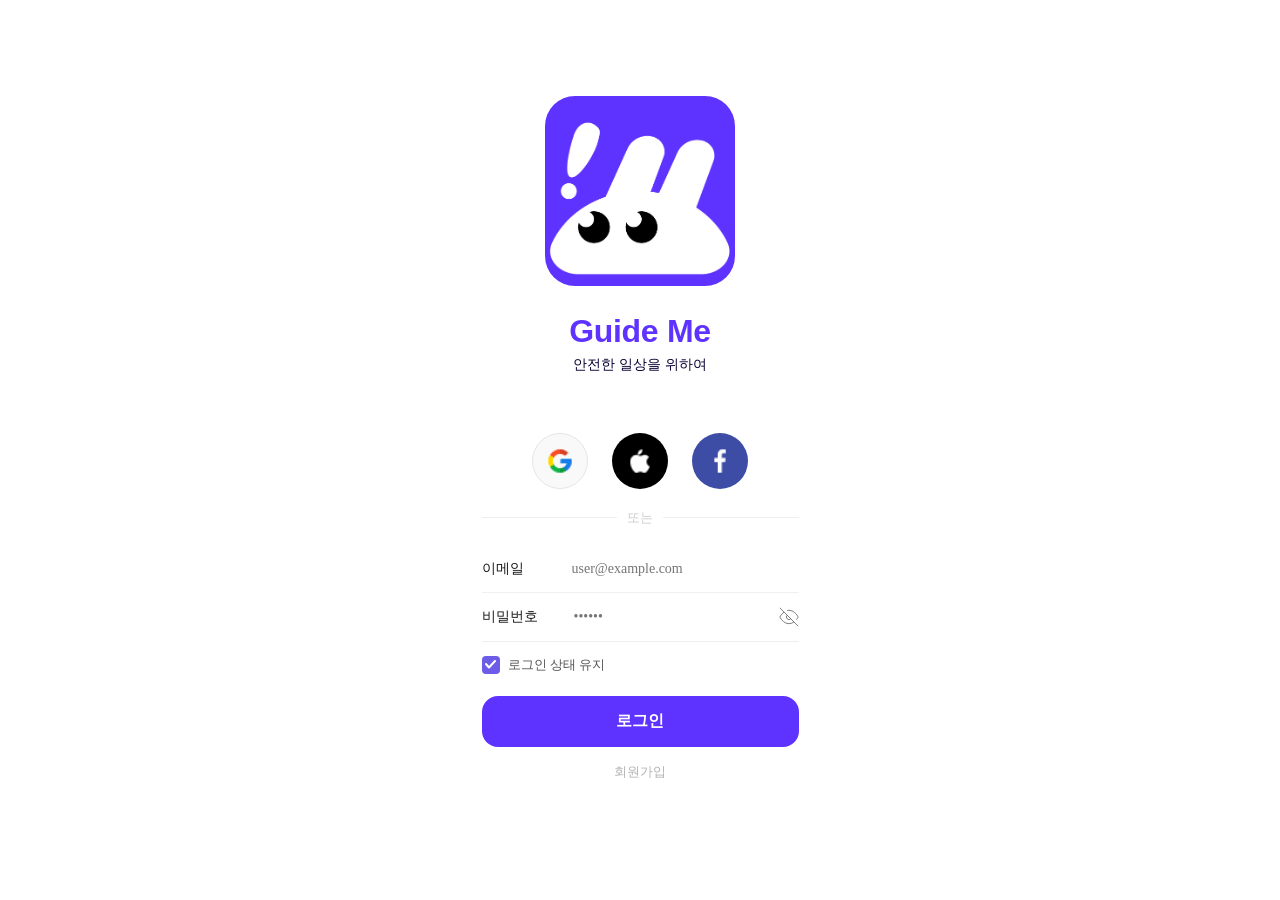
<file: index.html>
<!doctype html>
<html lang="ko">
  <head>
    <meta charset="UTF-8" />
    <meta name="viewport" content="width=device-width, initial-scale=1.0" />
    <title>GUIDE ME APP</title>

    <link rel="stylesheet" href="css/style.css" />
    <script src="js/script.js" defer></script>
  </head>

  <body>
    <div class="layout">
      <div class="container">
        <!-- 로고 섹션 -->
        <div class="logo">
          <div class="logo-wrap">
            <img src="assets/icons/rabbit.png" alt="guideme 로고" />
          </div>
          <div class="text">
            <h1 class="logo-name">Guide Me</h1>
            <p class="logo-sub">안전한 일상을 위하여</p>
          </div>
        </div>

        <!-- 소셜 로그인 섹션 -->
        <div class="social-row">
          <button class="social-btn google">
            <img src="assets/icons/google.png" alt="Google" />
          </button>

          <button class="social-btn apple">
            <img src="assets/icons/apple.png" alt="Apple" />
          </button>

          <button class="social-btn facebook">
            <img src="assets/icons/facebook.png" alt="Facebook" />
          </button>
        </div>

        <div class="divider">또는</div>

        <div class="field-group">
          <div class="field">
            <span class="field-input">이메일</span>
            <input
              class="field-email"
              type="email"
              placeholder="user@example.com"
            />
          </div>

          <div class="field">
            <span class="field-label"> 비밀번호 </span>
            <input
              class="field-pw"
              type="password"
              placeholder="••••••"
              id="pw"
            />
            <button class="eye-btn" onclick="togglePw()">
              <svg
                id="eye-icon"
                width="20"
                height="20"
                viewBox="0 0 24 24"
                fill="none"
                stroke="currentColor"
                stroke-width="1"
              >
                <path
                  d="M17.94 17.94A10.07 10.07 0 0 1 12 20c-7 0-11-8-11-8
                 a18.45 18.45 0 0 1 5.06-5.94M9.9 4.24A9.12 9.12 0 0 1
                 12 4c7 0 11 8 11 8a18.5 18.5 0 0 1-2.16 3.19
                 m-6.72-1.07a3 3 0 1 1-4.24-4.24"
                />
                <line x1="1" y1="1" x2="23" y2="23" />
              </svg>
            </button>
          </div>
        </div>

        <div class="check-row">
          <div class="check-box" id="chk" onclick="toggleCheck()">
            <svg width="11" height="9" viewBox="0 0 11 9" fill="none">
              <path
                d="M1 4L4 7.5L10 1"
                stroke="white"
                stroke-width="2"
                stroke-linecap="round"
                stroke-linejoin="round"
              />
            </svg>
          </div>
          <span class="check-label">로그인 상태 유지</span>
        </div>

        <button class="login-btn" onclick="window.location.href = 'home.html'">
          로그인
        </button>
        <a class="find-link" onclick="window.location.href = 'firstlogin.html'"
          >회원가입</a
        >

        <footer class="footer"></footer>
      </div>
    </div>
  </body>
</html>
</file>
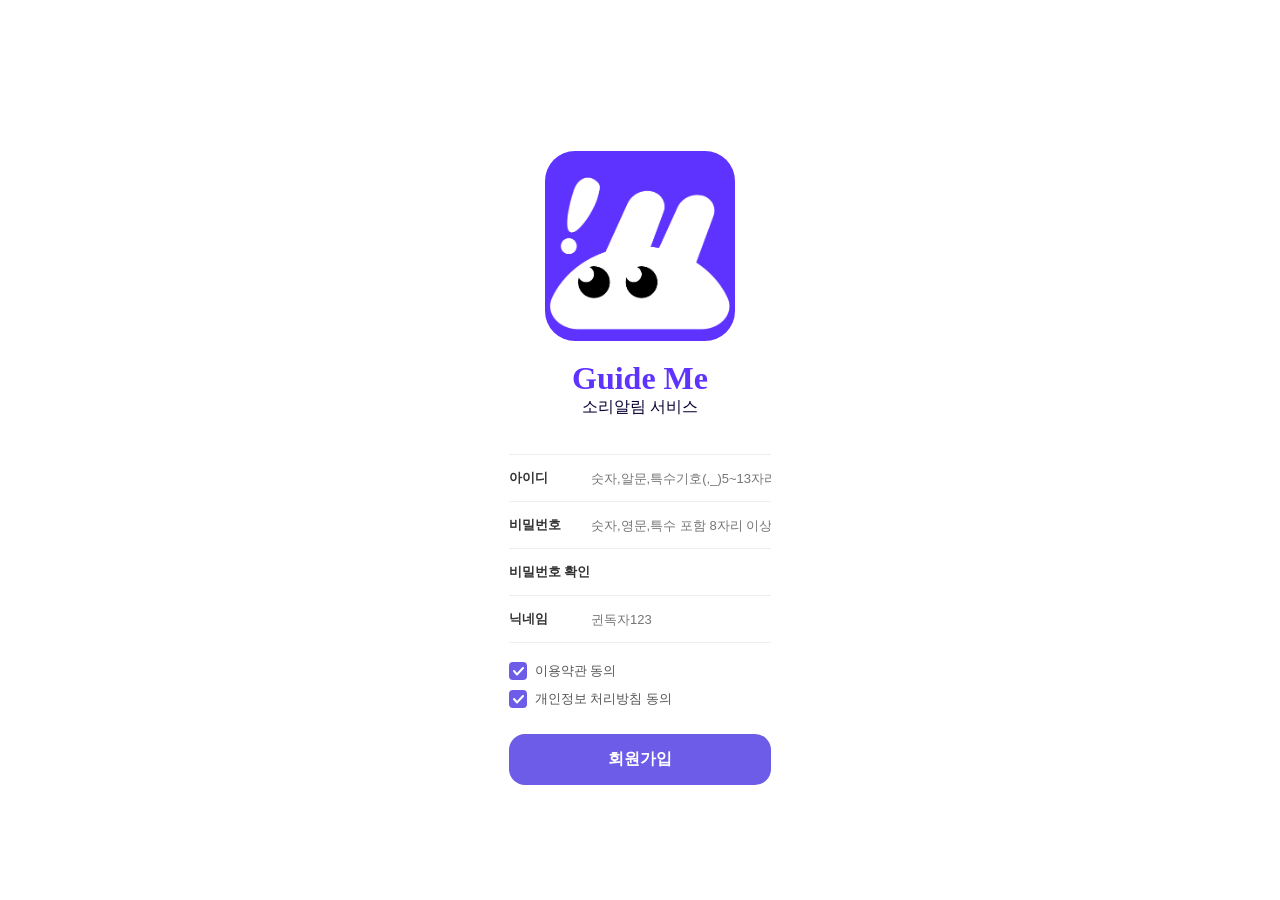
<file: firstlogin.html>
<!doctype html>
<html lang="ko">
  <head>
    <meta charset="UTF-8" />
    <meta name="viewport" content="width=device-width, initial-scale=1.0" />
    <title>회원가입</title>

    <link rel="stylesheet" href="css/firstlogin.css" />
    <link rel="stylesheet" href="js/script.js" />
  </head>
  <body>
    <div class="layout">
      <div class="container">
        <!-- 로고 섹션 -->
        <div class="logo">
          <div class="logo-wrap">
            <img src="assets/icons/rabbit.png" alt="guideme 로고" />
          </div>
          <div class="text">
            <h1 class="logo-name">Guide Me</h1>
            <p class="logo-sub">소리알림 서비스</p>
          </div>
        </div>

        <!-- 입력 폼 -->
        <div class="field-group">
          <div class="field">
            <span class="field-label">아이디</span>
            <input
              class="field-input"
              type="text"
              placeholder="숫자,알문,특수기호(,_)5~13자리"
            />
          </div>

          <div class="field">
            <span class="field-label">비밀번호</span>
            <input
              class="field-input"
              type="password"
              placeholder="숫자,영문,특수 포함 8자리 이상"
            />
          </div>

          <div class="field">
            <span class="field-label">비밀번호 확인</span>
            <input class="field-input" type="password" placeholder="" />
          </div>

          <div class="field">
            <span class="field-label">닉네임</span>
            <input class="field-input" type="text" placeholder="귄독자123" />
          </div>
        </div>

        <!-- 약관 동의 -->
        <div class="agree-group">
          <div class="agree-row">
            <div class="check-box checked">
              <svg width="11" height="9" viewBox="0 0 11 9" fill="none">
                <path
                  d="M1 4L4 7.5L10 1"
                  stroke="white"
                  stroke-width="2"
                  stroke-linecap="round"
                  stroke-linejoin="round"
                />
              </svg>
            </div>
            <span class="agree-label">이용약관 동의</span>
          </div>

          <div class="agree-row">
            <div class="check-box checked">
              <svg width="11" height="9" viewBox="0 0 11 9" fill="none">
                <path
                  d="M1 4L4 7.5L10 1"
                  stroke="white"
                  stroke-width="2"
                  stroke-linecap="round"
                  stroke-linejoin="round"
                />
              </svg>
            </div>
            <span class="agree-label">개인정보 처리방침 동의</span>
          </div>
        </div>

        <!-- 회원가입 버튼 -->
        <button class="submit-btn" onclick="window.location.href = 'home.html'">
          회원가입
        </button>
      </div>
    </div>
  </body>
</html>
</file>
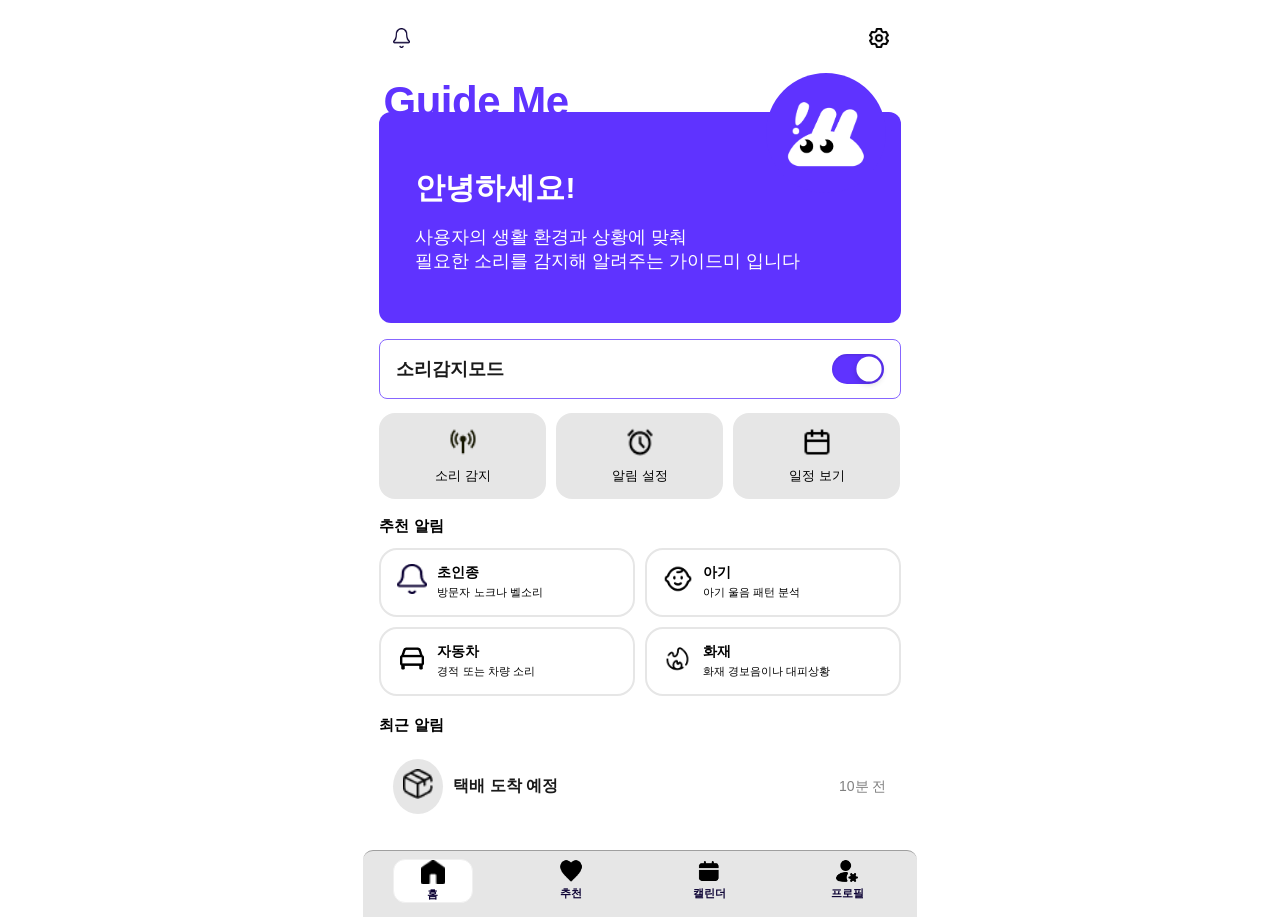
<file: home.html>
<!doctype html>
<html lang="ko">
  <head>
    <meta charset="UTF-8" />
    <meta name="viewport" content="width=device-width, initial-scale=1.0" />
    <title>home</title>
    <link
      href="https://fonts.googleapis.com/css2?family=Noto+Sans+KR:wght@400;500;700;900&display=swap"
      rel="stylesheet"
    />
    <link rel="stylesheet" href="css/home.css" />
    <script src="js/script.js"></script>
  </head>
  <body>
    <div class="container">
      <!-- 헤더 -->
      <div class="header">
        <button class="bell" title="알림">
          <img src="assets/icons/bell.png" alt="종 버튼" />
        </button>
        <button class="setting" title="설정">
          <img src="assets/icons/setting.png" alt="설정 버튼" />
        </button>
      </div>
      <span class="app-title">Guide Me</span>
      <!-- 스크롤 콘텐츠 -->
      <div class="scroll">
        <!-- ───── 홈 페이지 ───── -->
        <div class="page active" id="page-home">
          <!-- 배너 -->
          <div class="banner">
            <div class="banner-top">
              <div class="banner-text">
                <h2>안녕하세요!</h2>
                <p>
                  사용자의 생활 환경과 상황에 맞춰<br />필요한 소리를 감지해
                  알려주는 가이드미 입니다
                </p>
              </div>
              <span class="mascot"
                ><img src="assets/icons/rabbit.png" alt="로고 토끼"
              /></span>
            </div>
          </div>

          <!-- 소리감지모드 카드 -->
          <div class="toggle-card">
            <span class="toggle-label">소리감지모드</span>
            <label class="toggle-wrap">
              <input
                type="checkbox"
                class="toggle-input"
                id="soundToggle"
                checked
              />
              <span class="toggle-track"></span>
            </label>
          </div>

          <!-- 빠른 기능 버튼 -->
          <div class="quick-actions">
            <button class="quick-btn">
              <span class="icon"
                ><img src="assets/icons/sensor.png" alt="감지"
              /></span>
              <span class="lbl">소리 감지</span>
            </button>
            <button class="quick-btn">
              <span class="icon"
                ><img src="assets/icons/alarm.png" alt="알림"
              /></span>
              <span class="lbl">알림 설정</span>
            </button>
            <button class="quick-btn">
              <span class="icon"
                ><img src="assets/icons/calender.png" alt="일정"
              /></span>
              <span class="lbl">일정 보기</span>
            </button>
          </div>

          <!-- 추천 알림 -->
          <p class="section-title">추천 알림</p>
          <div class="alert-grid">
            <div class="alert-card" onclick="toggleCard(this)">
              <span class="icon"
                ><img src="assets/icons/bell.png" alt=""
              /></span>
              <div>
                <p class="name">초인종</p>
                <p class="desc">방문자 노크나 벨소리</p>
              </div>
            </div>
            <div class="alert-card" onclick="toggleCard(this)">
              <span class="icon"
                ><img src="assets/icons/baby.png" alt="아기"
              /></span>
              <div>
                <p class="name">아기</p>
                <p class="desc">아기 울음 패턴 분석</p>
              </div>
            </div>
            <div class="alert-card" onclick="toggleCard(this)">
              <span class="icon"
                ><img src="assets/icons/car.png" alt="차"
              /></span>
              <div>
                <p class="name">자동차</p>
                <p class="desc">경적 또는 차량 소리</p>
              </div>
            </div>
            <div class="alert-card" onclick="toggleCard(this)">
              <span class="icon"
                ><img src="assets/icons/fire.png" alt="불"
              /></span>
              <div>
                <p class="name">화재</p>
                <p class="desc">화재 경보음이나 대피상황</p>
              </div>
            </div>
          </div>

          <!-- 최근 알림 -->
          <p class="section-title">최근 알림</p>
          <div class="recent-list">
            <div class="recent-item">
              <span class="icon"
                ><img src="assets/icons/box.png" alt="택배"
              /></span>
              <span class="lbl">택배 도착 예정</span>
              <span class="time">10분 전</span>
            </div>
          </div>
        </div>
        <!-- /page-home -->
      </div>
      <!-- /scroll -->

      <!-- 하단 탭바 -->
      <nav class="bottom-nav">
        <button
          class="nav-btn active"
          onclick="window.location.href = 'home.html'"
        >
          <span class="icon"><img src="assets/icons/home.png" alt="홈" /></span>
          <span class="lbl">홈</span>
        </button>
        <button
          class="nav-btn"
          onclick="window.location.href = 'recommendation.html'"
        >
          <span class="icon"
            ><img src="assets/icons/heart.png" alt="추천"
          /></span>
          <span class="lbl">추천</span>
        </button>
        <button
          class="nav-btn"
          onclick="window.location.href = 'itinerary.html'"
        >
          <span class="icon"
            ><img src="assets/icons/fillcalender.png" alt="캘린더"
          /></span>
          <span class="lbl">캘린더</span>
        </button>
        <button class="nav-btn" onclick="window.location.href = 'profile.html'">
          <span class="icon"
            ><img src="assets/icons/profill.png" alt="프로필"
          /></span>
          <span class="lbl">프로필</span>
        </button>
      </nav>
    </div>
  </body>
</html>
</file>
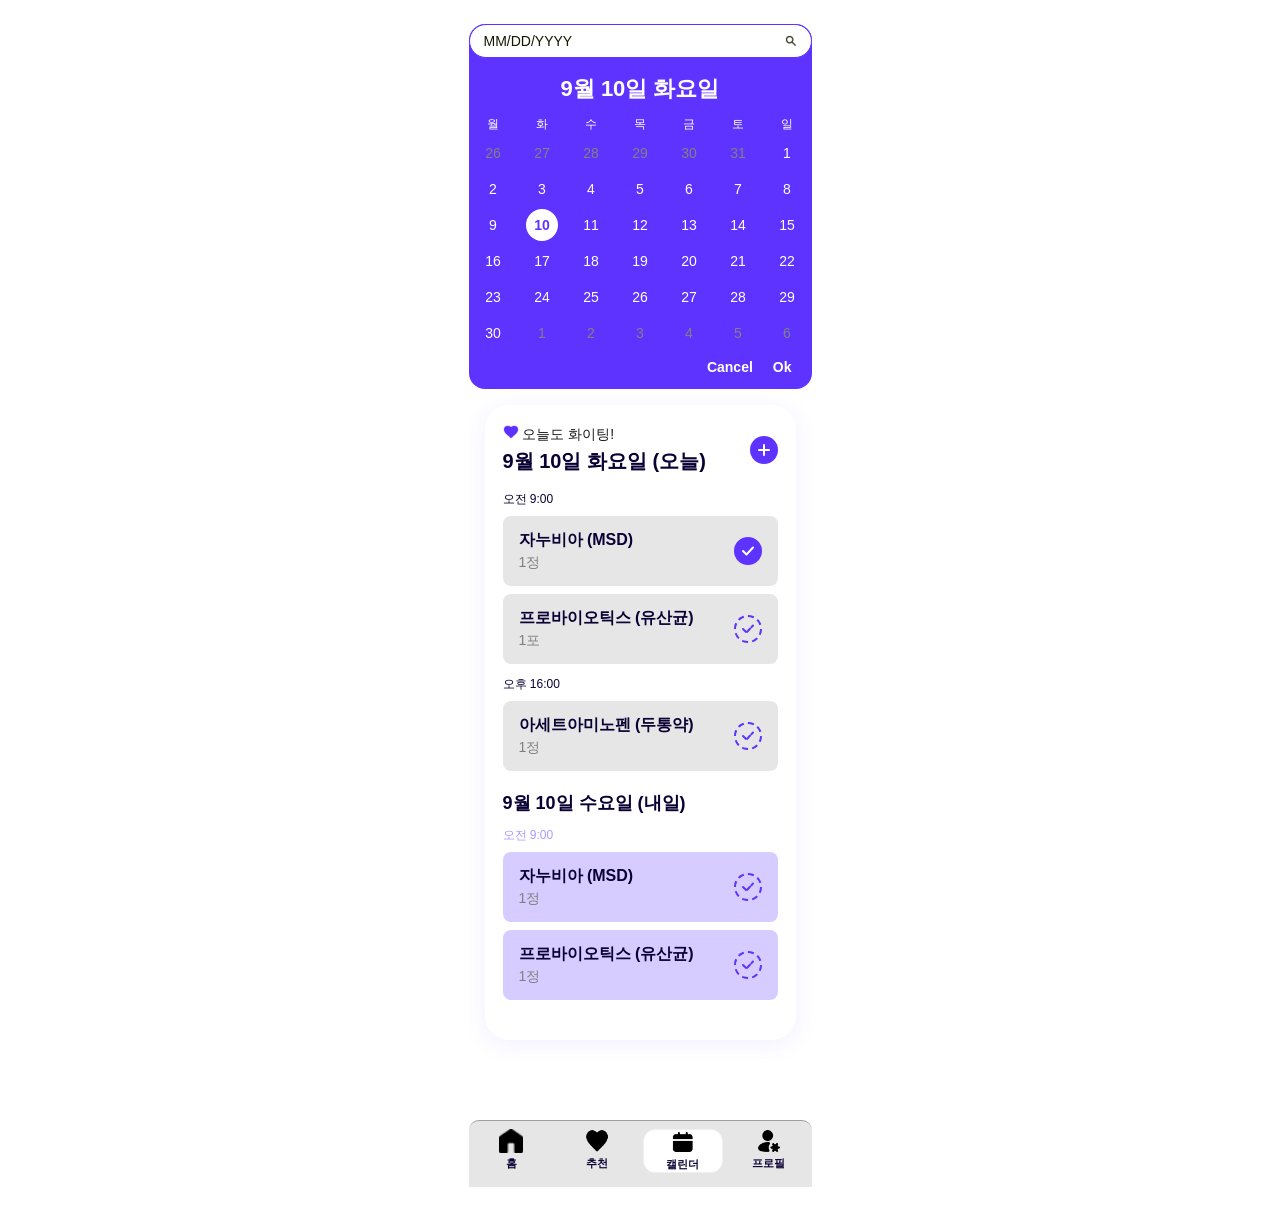
<file: itinerary.html>
<!doctype html>
<html lang="ko">
  <head>
    <meta charset="UTF-8" />
    <meta name="viewport" content="width=device-width, initial-scale=1.0" />
    <title>ltinerary 일정</title>

    <link rel="stylesheet" href="css/itinerary.css" />
  </head>

  <body>
    <div class="wrap">
      <!-- 달력 섹션 -->
      <div class="cal">
        <!-- 검색바 -->
        <div class="search-bar">
          <input type="text" placeholder="MM/DD/YYYY" class="search-input" />
          <button class="search-btn" aria-label="검색">
            <img src="assets/icons/search.png" alt="돋보기 아이콘" />
          </button>
        </div>

        <!-- 월 타이틀 -->
        <div class="cal-title" id="cal-title">9월 10일 화요일</div>

        <!-- 요일 헤더 -->
        <div class="cal-grid">
          <div class="day-name">월</div>
          <div class="day-name">화</div>
          <div class="day-name">수</div>
          <div class="day-name">목</div>
          <div class="day-name">금</div>
          <div class="day-name">토</div>
          <div class="day-name">일</div>
          <!-- 날짜 -->
          <div id="cal-days"></div>
        </div>

        <!-- Cancel / Ok -->
        <div class="cal-actions">
          <button class="action-btn cancel">Cancel</button>
          <button class="action-btn ok">Ok</button>
        </div>
      </div>

      <!-- 일정 리스트 섹션 -->
      <div class="list-section">
        <div class="list-card">
          <div class="card">
            <!-- 오늘 헤더 -->
            <div class="header">
              <div class="header-left">
                <div class="greeting">
                  <img src="assets/icons/heart.png" alt="하트" /> 오늘도 화이팅!
                </div>
                <div class="date">9월 10일 화요일 (오늘)</div>
              </div>
              <button class="add-btn" aria-label="일정 추가">
                <svg width="16" height="16" viewBox="0 0 16 16" fill="none">
                  <rect x="7" y="2" width="2" height="12" rx="1" fill="white" />
                  <rect x="2" y="7" width="12" height="2" rx="1" fill="white" />
                </svg>
              </button>
            </div>

            <!-- 오늘 일정 -->
            <div class="group">
              <div class="time">오전 9:00</div>
              <div class="item" onclick="toggleCheck(this)">
                <div class="info">
                  <div class="name">자누비아 (MSD)</div>
                  <div class="dose">1정</div>
                </div>
                <button class="check checked" aria-label="체크">
                  <svg width="14" height="14" viewBox="0 0 14 14" fill="none">
                    <path
                      d="M2 7L5.5 10.5L12 3.5"
                      stroke="white"
                      stroke-width="2"
                      stroke-linecap="round"
                      stroke-linejoin="round"
                    />
                  </svg>
                </button>
              </div>
              <div class="item" onclick="toggleCheck(this)">
                <div class="info">
                  <div class="name">프로바이오틱스 (유산균)</div>
                  <div class="dose">1포</div>
                </div>
                <button class="check" aria-label="체크">
                  <svg width="14" height="14" viewBox="0 0 14 14" fill="none">
                    <path
                      d="M2 7L5.5 10.5L12 3.5"
                      stroke="#5f33ff"
                      stroke-width="2"
                      stroke-linecap="round"
                      stroke-linejoin="round"
                      stroke-dasharray="4 2"
                    />
                  </svg>
                </button>
              </div>

              <div class="time">오후 16:00</div>
              <div class="item" onclick="toggleCheck(this)">
                <div class="info">
                  <div class="name">아세트아미노펜 (두통약)</div>
                  <div class="dose">1정</div>
                </div>
                <button class="check" aria-label="체크">
                  <svg width="14" height="14" viewBox="0 0 14 14" fill="none">
                    <path
                      d="M2 7L5.5 10.5L12 3.5"
                      stroke="#5f33ff"
                      stroke-width="2"
                      stroke-linecap="round"
                      stroke-linejoin="round"
                      stroke-dasharray="4 2"
                    />
                  </svg>
                </button>
              </div>
            </div>

            <!-- 내일 일정 -->
            <div class="day-title">9월 10일 수요일 (내일)</div>
            <div class="group">
              <div class="time purple">오전 9:00</div>
              <div class="item purple-bg" onclick="toggleCheck(this)">
                <div class="info">
                  <div class="name">자누비아 (MSD)</div>
                  <div class="dose">1정</div>
                </div>
                <button class="check" aria-label="체크">
                  <svg width="14" height="14" viewBox="0 0 14 14" fill="none">
                    <path
                      d="M2 7L5.5 10.5L12 3.5"
                      stroke="#5f33ff"
                      stroke-width="2"
                      stroke-linecap="round"
                      stroke-linejoin="round"
                      stroke-dasharray="4 2"
                    />
                  </svg>
                </button>
              </div>
              <div class="item purple-bg" onclick="toggleCheck(this)">
                <div class="info">
                  <div class="name">프로바이오틱스 (유산균)</div>
                  <div class="dose">1정</div>
                </div>
                <button class="check" aria-label="체크">
                  <svg width="14" height="14" viewBox="0 0 14 14" fill="none">
                    <path
                      d="M2 7L5.5 10.5L12 3.5"
                      stroke="#5f33ff"
                      stroke-width="2"
                      stroke-linecap="round"
                      stroke-linejoin="round"
                      stroke-dasharray="4 2"
                    />
                  </svg>
                </button>
              </div>
            </div>
          </div>
        </div>
      </div>

      <!-- 하단 탭바 -->
      <nav class="bottom-nav">
        <button class="nav-btn" onclick="window.location.href = 'home.html'">
          <span class="icon"><img src="assets/icons/home.png" alt="홈" /></span>
          <span class="lbl">홈</span>
        </button>
        <button
          class="nav-btn"
          onclick="window.location.href = 'recommendation.html'"
        >
          <span class="icon"
            ><img src="assets/icons/heart.png" alt="추천"
          /></span>
          <span class="lbl">추천</span>
        </button>
        <button
          class="nav-btn active"
          onclick="window.location.href = 'itinerary.html'"
        >
          <span class="icon"
            ><img src="assets/icons/fillcalender.png" alt="캘린더"
          /></span>
          <span class="lbl">캘린더</span>
        </button>
        <button class="nav-btn" onclick="window.location.href = 'profile.html'">
          <span class="icon"
            ><img src="assets/icons/profill.png" alt="프로필"
          /></span>
          <span class="lbl">프로필</span>
        </button>
      </nav>
    </div>
    <script src="js/calendar.js"></script>
  </body>
</html>
</file>
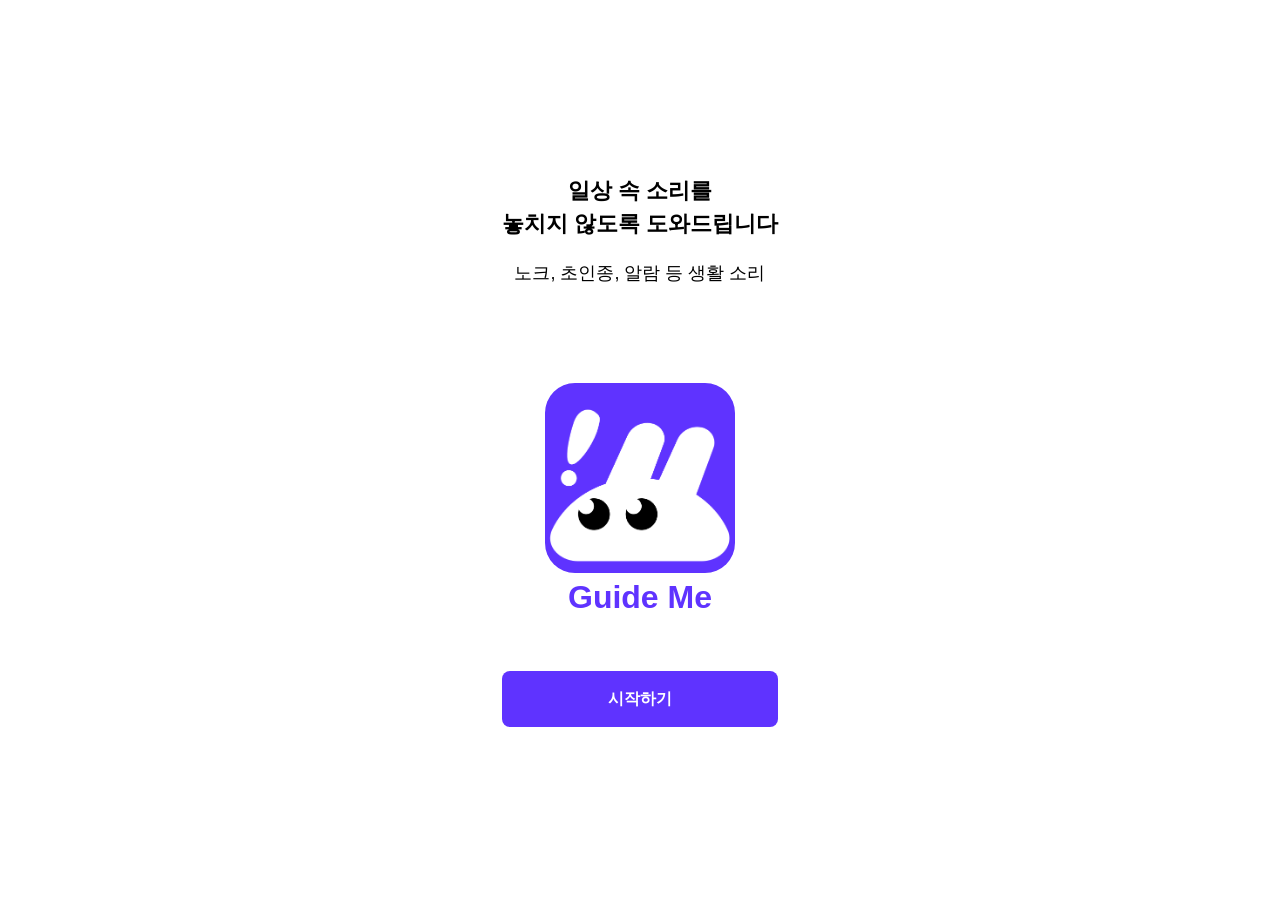
<file: onboarding.html>
<!doctype html>
<html lang="ko">
  <head>
    <meta charset="UTF-8" />
    <meta name="viewport" content="width=device-width, initial-scale=1.0" />
    <title>On boarding</title>
  </head>

  <link rel="stylesheet" href="css/onboarding.css" />
  <script src="js/script.js"></script>

  <body>
    <div class="container">
      <div class="text">
        <h1 class="maintext">일상 속 소리를<br />놓치지 않도록 도와드립니다</h1>
        <p class="subtext">노크, 초인종, 알람 등 생활 소리</p>
      </div>
      <!-- 로고 섹션 -->
      <div class="logo">
        <div class="logo-wrap">
          <img src="assets/icons/rabbit.png" alt="guideme 로고" />
        </div>
        <div class="logo-text">
          <h1 class="logo-name">Guide Me</h1>
        </div>
      </div>
      <!-- 시작하기 버튼 -->
      <div class="btn">
        <button class="start">시작하기</button>
      </div>
    </div>
  </body>
</html>
</file>
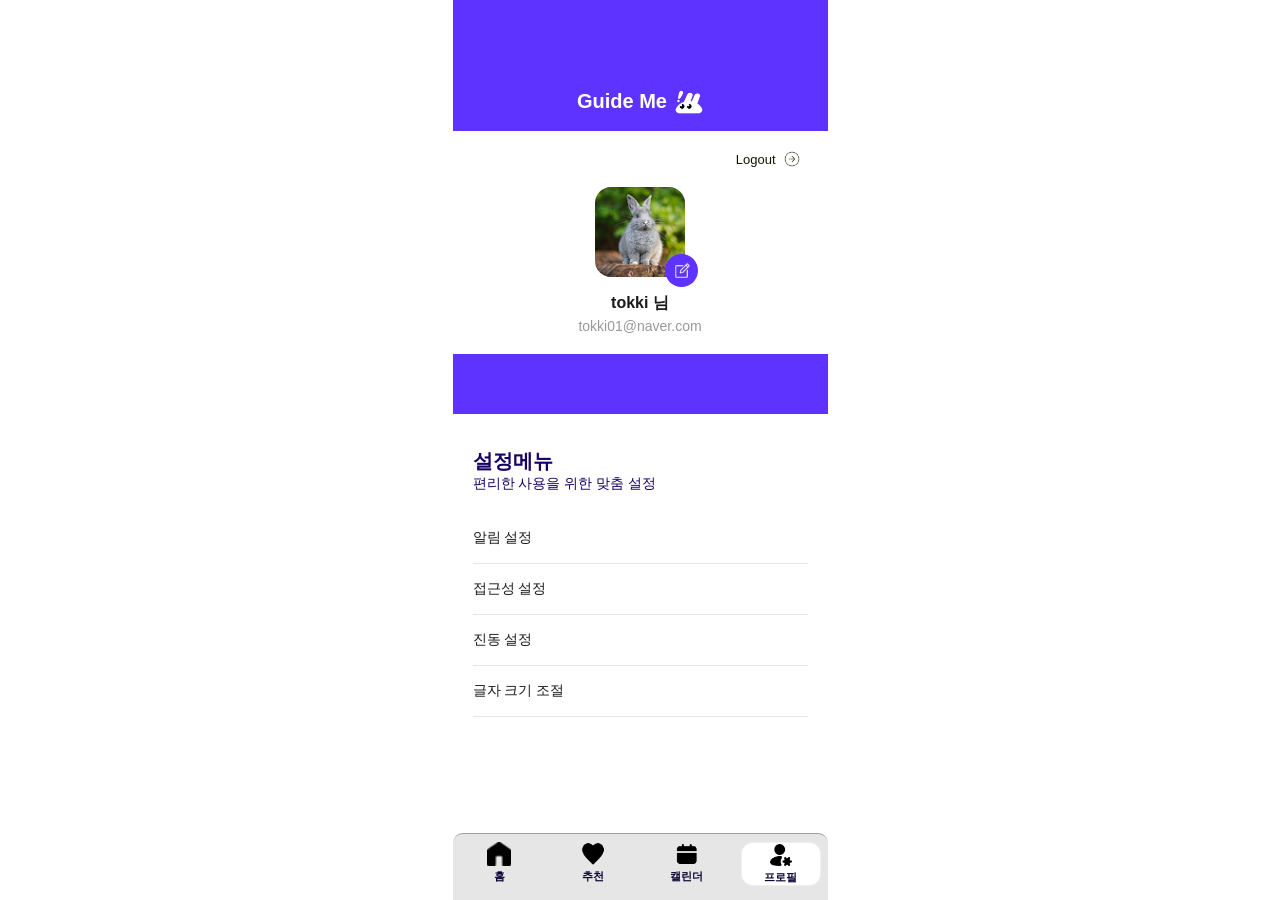
<file: profile.html>
<!doctype html>
<html lang="ko">
  <head>
    <meta charset="UTF-8" />
    <meta name="viewport" content="width=device-width, initial-scale=1.0" />
    <title>profile</title>

    <link rel="stylesheet" href="css/prfile.css" />
    <script src="js/script.js"></script>
  </head>
  <body>
    <div class="wrap">
      <!-- 상단 헤더 -->
      <div class="header">
        <h1 class="logo">Guide Me</h1>
        <img src="assets/icons/rabbit.png" alt="로고" />
      </div>

      <!-- 프로필  -->
      <div class="profile">
        <div class="logout">
          <button class="log-btn" onclick="window.location.href = 'index.html'">
            Logout
            <img src="assets/icons/go.png" alt="로그아웃" />
          </button>
        </div>

        <div class="imgbox">
          <img
            src="assets/images/profileimage.png"
            alt="프로필 사진"
            class="avatar"
          />
          <button class="edit">
            <img src="assets/icons/edit.png" alt="프로필 편집" />
          </button>
        </div>

        <div class="name">tokki 님</div>
        <div class="email">tokki01@naver.com</div>
      </div>

      <!-- 구분 배너 -->
      <div class="banner"></div>

      <!-- 설정  -->
      <div class="settings">
        <h2 class="title">설정메뉴</h2>
        <p class="sub">편리한 사용을 위한 맞춤 설정</p>

        <ul class="list">
          <li class="item">알림 설정</li>
          <li class="item">접근성 설정</li>
          <li class="item">진동 설정</li>
          <li class="item">글자 크기 조절</li>
        </ul>
      </div>

      <!-- 하단 탭바 -->
      <nav class="bottom-nav">
        <button class="nav-btn" onclick="window.location.href = 'home.html'">
          <span class="icon"><img src="assets/icons/home.png" alt="홈" /></span>
          <span class="lbl">홈</span>
        </button>
        <button
          class="nav-btn"
          onclick="window.location.href = 'recommendation.html'"
        >
          <span class="icon"
            ><img src="assets/icons/heart.png" alt="추천"
          /></span>
          <span class="lbl">추천</span>
        </button>
        <button
          class="nav-btn"
          onclick="window.location.href = 'itinerary.html'"
        >
          <span class="icon"
            ><img src="assets/icons/fillcalender.png" alt="캘린더"
          /></span>
          <span class="lbl">캘린더</span>
        </button>
        <button
          class="nav-btn active"
          onclick="window.location.href = 'profile.html'"
        >
          <span class="icon"
            ><img src="assets/icons/profill.png" alt="프로필"
          /></span>
          <span class="lbl">프로필</span>
        </button>
      </nav>
    </div>
  </body>
</html>
</file>
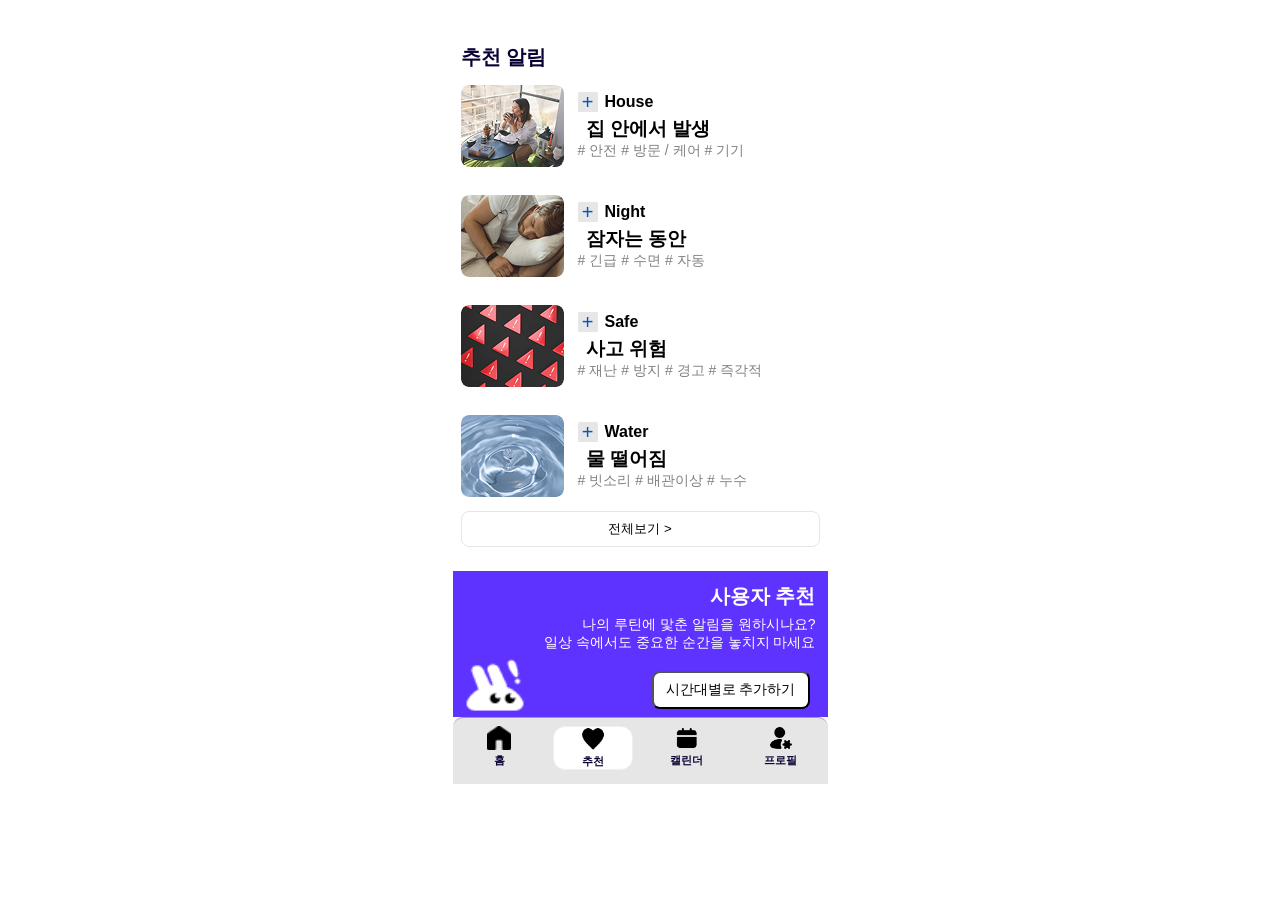
<file: recommendation.html>
<!doctype html>
<html lang="ko">
  <head>
    <meta charset="UTF-8" />
    <meta name="viewport" content="width=device-width, initial-scale=1.0" />
    <title>Recommendation</title>
  </head>

  <link rel="stylesheet" href="css/recommendation.css" />
  <script src="js/script.js"></script>
  <body>
    <div class="container">
      <!-- main 섹션 -->
      <div class="main">
        <h3 class="title">추천 알림</h3>
        <div class="card-list">
          <div class="house">
            <img src="assets/images/houseimage.png" alt="집" />
            <div class="content">
              <div class="header">
                <button class="add-btn" aria-label="House 카테고리 추가">
                  +
                </button>
                <span class="category">House</span>
              </div>
              <h3 class="main">집 안에서 발생</h3>
              <ul class="tags">
                <li class="tag"># 안전</li>
                <li class="tag"># 방문 / 케어</li>
                <li class="tag"># 기기</li>
              </ul>
            </div>
          </div>
          <div class="night">
            <img src="assets/images/nightimage.png" alt="잠자는 동안" />
            <div class="content">
              <div class="header">
                <button class="add-btn" aria-label="Night 카테고리 추가">
                  +
                </button>
                <span class="category">Night</span>
              </div>
              <h3 class="main">잠자는 동안</h3>
              <ul class="tags">
                <li class="tag"># 긴급</li>
                <li class="tag"># 수면</li>
                <li class="tag"># 자동</li>
              </ul>
            </div>
          </div>
          <div class="safe">
            <img src="assets/images/safeimage.png" alt="사고 위험" />
            <div class="content">
              <div class="header">
                <button class="add-btn" aria-label="Safe 카테고리 추가">
                  +
                </button>
                <span class="category">Safe</span>
              </div>
              <h3 class="main">사고 위험</h3>
              <ul class="tags">
                <li class="tag"># 재난</li>
                <li class="tag"># 방지</li>
                <li class="tag"># 경고</li>
                <li class="tag"># 즉각적</li>
              </ul>
            </div>
          </div>
          <div class="water">
            <img src="assets/images/waterimage.png" alt="물 떨어짐" />
            <div class="content">
              <div class="header">
                <button class="add-btn" aria-label="Water 카테고리 추가">
                  +
                </button>
                <span class="category">Water</span>
              </div>
              <h3 class="main">물 떨어짐</h3>
              <ul class="tags">
                <li class="tag"># 빗소리</li>
                <li class="tag"># 배관이상</li>
                <li class="tag"># 누수</li>
              </ul>
            </div>
          </div>
        </div>
        <button class="view-all-btn" type="button">전체보기 ></button>
      </div>

      <!-- 푸터 섹션 -->
      <div class="footer">
        <div class="user-recommend">
          <img src="assets/icons/logo2.png" alt="로고" />
          <div class="text">
            <h3 class="text-main">사용자 추천</h3>
            <p class="text-sub">
              나의 루틴에 맟춘 알림을 원하시나요?<br />일상 속에서도 중요한
              순간을 놓치지 마세요
            </p>
          </div>
        </div>
        <div class="btn">
          <button class="time-add-btn">시간대별로 추가하기</button>
        </div>
      </div>

      <!-- 하단 탭바 -->
      <nav class="bottom-nav">
        <button class="nav-btn" onclick="window.location.href = 'home.html'">
          <span class="icon"><img src="assets/icons/home.png" alt="홈" /></span>
          <span class="lbl">홈</span>
        </button>
        <button
          class="nav-btn active"
          onclick="window.location.href = 'recommendation.html'"
        >
          <span class="icon"
            ><img src="assets/icons/heart.png" alt="추천"
          /></span>
          <span class="lbl">추천</span>
        </button>
        <button
          class="nav-btn"
          onclick="window.location.href = 'itinerary.html'"
        >
          <span class="icon"
            ><img src="assets/icons/fillcalender.png" alt="캘린더"
          /></span>
          <span class="lbl">캘린더</span>
        </button>
        <button class="nav-btn" onclick="window.location.href = 'profile.html'">
          <span class="icon"
            ><img src="assets/icons/profill.png" alt="프로필"
          /></span>
          <span class="lbl">프로필</span>
        </button>
      </nav>
    </div>
  </body>
</html>
</file>
<file: css/style.css>
@import url("https://fonts.googleapis.com/css2?family=Nunito:wght@700;800&family=Pretendard:wght@400;500;600&display=swap");

/* Design Token */
:root {
  /* Refernce Token */
  /* Color */
  /* Primary */
  --purple-100: #d7ccff;
  --purple-200: #af99ff;
  --purple-300: #8766ff;
  --purple-400: #5f33ff;
  --purple-500: #3700ff;
  --purple-600: #2c00cc;
  --purple-700: #210099;
  --purple-800: #160066;
  --purple-900: #0b0033;

  /* Secondary */
  --yellow-100: #fdffe2;
  --yellow-200: #fbffaf;
  --yellow-300: #f8ff7c;
  --yellow-400: #f5ff49;
  --yellow-500: #f3ff16;
  --yellow-600: #d6e200;
  --yellow-700: #a6af00;
  --yellow-800: #757c00;
  --yellow-900: #454900;
  --yellow-1000: #151600;

  /* Nutral */
  --gray-50: #ffffff;
  --gray-100: #e6e6e6;
  --gray-150: #cccccc;
  --gray-200: #b3b3b3;
  --gray-250: #999999;
  --gray-300: #808080;
  --gray-350: #666666;
  --gray-400: #4d4d4d;
  --gray-450: #333333;
  --gray-500: #1a1a1a;

  /* Spacing */
  --spacing-4: 4px;
  --spacing-8: 8px;
  --spacing-12: 12px;
  --spacing-16: 16px;
  --spacing-18: 18px;
  --spacing-20: 20px;
  --spacing-24: 24px;

  /* Font Size */
  --font-sm: 14px;
  --font-md: 16px;
  --font-lg: 18px;
  --font-xl: 20px;
  --font-2xl: 22px;
  --font-3xl: 24px;
  --font-4xl: 28px;
  --font-5xl: 30px;
  --font-6xl: 32px;
  --font-7xl: 34px;
  --font-8xl: 36px;
  --font-9xl: 38px;

  /* System Token */
  /* Background */
  --color-bg-primary: var(--gray-50);
  --color-bg-inverse: var(--gray-500);

  /* Text */
  --color-text-primary: var(--gray-500);
  --color-text-inverse: var(--gray-50);

  /* System */
  /* Danger */
  --danger-default: #e28484;
  --danger-bg: #f6d6d6;
  --danger-text: #cf3131;
  /* Warning */
  --warning-default: #816e37;
  --warning-text: #681919;
  --warning-bg: #dbcea9;
  /* Success */
  --success-default: #166145;
  --success-bg: #baefdb;
  --success-text: #0a6d48;
  /* Warning */
  --warning-default: #0057c9;
  --warning-text: #c9e0ff;
  --warning-bg: #002b63;
  /* Information */
  --information-default: #0057c9;
  --information-bg: #c9e0ff;
  --information-text: #002b63;

  /* Accent */
  --green-10: #d4e9d3;
  --green-10: #b3d7b2;
  --green-10: #93c690;
  --green-10: #72b56e;
  --green-10: #559f51;
  --green-10: #437d40;

  /* Resposive */
  /* Layout Spacing */
  --layout-padding-sm: 16px;
  --layout-padding-md: 24px;

  /* Container */
  --container-max: 1280px;
}

/* css 리셋 */
* {
  margin: 0;
  padding: 0;
  box-sizing: border-box;
}

body {
  display: flex;
  min-height: 100vh;
  justify-content: center;
  align-items: center;
  overflow: hidden;
  font-size: var(--font-md);
  color: var(--color-text-primary);
  background-color: var(--color-bg-primary);
}
ul,
li {
  list-style: none;
}
a {
  color: inherit;
  text-decoration: none;
}
img {
  aspect-ratio: 190/190;
  border: 100px;
  display: block;
  width: 100%;
  object-fit: cover;
}

/* Component Token */
/* Layout */
.layout {
  position: relative;
  min-height: 100vh;
  display: flex;
  align-items: center;
  flex-direction: column;
}

.container {
  position: relative;
  max-width: var(--container-max);
  flex: 1;
  padding: 0 16px;
  /* background-color: #d4d4d4; */
}

/* 로고 */
.logo {
  display: flex;
  margin-top: 6rem;
  flex-direction: column;
  align-items: center; /* 가로 중앙 */
  justify-content: center; /* 세로 중앙 */
}

.logo-wrap {
  background-color: var(--purple-400);
  border-radius: 30px;
  width: 190px;
  height: 190px;
  display: flex;
  align-items: center;
  margin-bottom: 1.2rem;
  overflow: hidden;
  position: relative;
}

.text {
  gap: var(--spacing-8);
  padding: 8px;
  text-align: center;
}

.logo-name {
  font-size: var(--font-6xl);
  font-weight: 900;
  color: var(--purple-400);
  letter-spacing: -0.3px;
  margin-bottom: 6px;
  font-family: Arial, sans-serif;
}

.logo-sub {
  font-size: var(--font-sm);
  color: var(--purple-900);
  font-weight: 400;
  margin-bottom: 2rem;
  font-family: Arial, sans-serif;
}

/* 구글 애플 페이스북 */
.social-row {
  margin: 1.2rem;
  display: flex;
  align-items: center;
  justify-content: center;
  gap: 24px;
}

.social-btn {
  width: 56px;
  height: 56px;
  border-radius: 50%;
  border: none;
  outline: none;
  cursor: pointer;
  display: flex;
  align-items: center;
  justify-content: center;
  padding: 0;
  -webkit-appearance: none;
  appearance: none;
}

.social-btn img {
  width: 28px;
  height: 28px;
  object-fit: contain;
  display: block;
}

/* 구글 - 흰 배경 + 테두리 */
.social-btn.google {
  background: #f9f9f9;
  border: 1.5px solid #e5e5e5;
}

/* 애플 - 검정 배경 */
.social-btn.apple {
  background: #000;
}

/* 페이스북 - 파란 배경 */
.social-btn.facebook {
  background: #3d4da6;
}
/* 폼 섹션 */
.divider {
  width: 100%;
  display: flex;
  align-items: center;
  gap: 10px;
  margin-top: 1.2rem;
  margin-bottom: 1.2rem;
  color: #ccc;
  font-size: 13px;
}
.divider::before,
.divider::after {
  content: "";
  flex: 1;
  height: 1px;
  background: #eee;
}

.field-group {
  width: 100%;
  display: flex;
  flex-direction: column;
  border-bottom: 1.5px solid #eee;
}
.field {
  width: 100%;
  display: flex;
  align-items: center;
  gap: 36px;
  padding: 14px 0;
  border-bottom: 1px solid #f0f0f0;
}
.field:last-child {
  border-bottom: none;
}
.field-input {
  font-size: 14px;
}
.field-label {
  font-size: 14px;
}

.field-email {
  transform: translateX(12px);
  justify-content: flex-start;
  display: flex;
  border: none;
  outline: none;
  font-size: 14px;
  color: var(--gray-100);
  background: transparent;
  font-family: inherit;
}
.field-pw {
  justify-content: flex-start;
  display: flex;
  border: none;
  outline: none;
  font-size: 14px;
  color: var(--gray-100);
  background: transparent;
  font-family: inherit;
}
.eye-btn {
  background: none;
  border: none;
  cursor: pointer;
  padding: 0;
  color: var(--gray-350);
  display: flex;
  align-items: center;
}

.check-row {
  width: 100%;
  display: flex;
  align-items: center;
  gap: 8px;
  margin: 14px 0 1.4rem;
}
.check-box {
  width: 18px;
  height: 18px;
  border-radius: 4px;
  background: #6c5ce7;
  display: flex;
  align-items: center;
  justify-content: center;
  flex-shrink: 0;
  cursor: pointer;
  transition: background 0.15s;
}
.check-label {
  font-size: 13px;
  color: #555;
}

.login-btn {
  display: flex;
  justify-content: center;
  width: 100%;
  padding: 15px;
  background: var(--purple-400);
  border: none;
  border-radius: 16px;
  font-size: 16px;
  font-weight: 700;
  color: #fff;
  cursor: pointer;
  font-family: inherit;
  margin-bottom: 1rem;
  transition:
    opacity 0.15s,
    transform 0.15s;
}
.login-btn:hover {
  opacity: 0.9;
}

.find-link {
  display: flex;
  justify-content: center;
  font-size: 13px;
  color: var(--gray-200);
  cursor: pointer;
  text-decoration: none;
}
.find-link:hover {
  color: var(--gray-500);
}

@media screen and (min-width: 768px) {
  .container {
    padding: 0 24px;
  }
  .card-container {
    grid-template-columns: repeat(3, 1fr);
    gap: var(--spacing-20);
  }
}

@media screen and (min-width: 1024px) {
  .container {
    padding: 0 40px;
  }
}
</file>
<file: css/firstlogin.css>
@import url("https://fonts.googleapis.com/css2?family=Nunito:wght@700;800&family=Pretendard:wght@400;500;600&display=swap");

/* Design Token */
:root {
  /* Refernce Token */
  /* Color */
  /* Primary */
  --purple-100: #d7ccff;
  --purple-200: #af99ff;
  --purple-300: #8766ff;
  --purple-400: #5f33ff;
  --purple-500: #3700ff;
  --purple-600: #2c00cc;
  --purple-700: #210099;
  --purple-800: #160066;
  --purple-900: #0b0033;

  /* Secondary */
  --yellow-100: #fdffe2;
  --yellow-200: #fbffaf;
  --yellow-300: #f8ff7c;
  --yellow-400: #f5ff49;
  --yellow-500: #f3ff16;
  --yellow-600: #d6e200;
  --yellow-700: #a6af00;
  --yellow-800: #757c00;
  --yellow-900: #454900;
  --yellow-1000: #151600;

  /* Nutral */
  --gray-50: #ffffff;
  --gray-100: #e6e6e6;
  --gray-150: #cccccc;
  --gray-200: #b3b3b3;
  --gray-250: #999999;
  --gray-300: #808080;
  --gray-350: #666666;
  --gray-400: #4d4d4d;
  --gray-450: #333333;
  --gray-500: #1a1a1a;

  /* Spacing */
  --spacing-4: 4px;
  --spacing-8: 8px;
  --spacing-12: 12px;
  --spacing-16: 16px;
  --spacing-18: 18px;
  --spacing-20: 20px;
  --spacing-24: 24px;

  /* Font Size */
  --font-sm: 14px;
  --font-md: 16px;
  --font-lg: 18px;
  --font-xl: 20px;
  --font-2xl: 22px;
  --font-3xl: 24px;
  --font-4xl: 28px;
  --font-5xl: 30px;
  --font-6xl: 32px;
  --font-7xl: 34px;
  --font-8xl: 36px;
  --font-9xl: 38px;

  /* System Token */
  /* Background */
  --color-bg-primary: var(--gray-50);
  --color-bg-inverse: var(--gray-500);

  /* Text */
  --color-text-primary: var(--gray-500);
  --color-text-inverse: var(--gray-50);

  /* System */
  /* Danger */
  --danger-default: #e28484;
  --danger-bg: #f6d6d6;
  --danger-text: #cf3131;
  /* Warning */
  --warning-default: #816e37;
  --warning-text: #681919;
  --warning-bg: #dbcea9;
  /* Success */
  --success-default: #166145;
  --success-bg: #baefdb;
  --success-text: #0a6d48;
  /* Warning */
  --warning-default: #0057c9;
  --warning-text: #c9e0ff;
  --warning-bg: #002b63;
  /* Information */
  --information-default: #0057c9;
  --information-bg: #c9e0ff;
  --information-text: #002b63;

  /* Accent */
  --green-10: #d4e9d3;
  --green-10: #b3d7b2;
  --green-10: #93c690;
  --green-10: #72b56e;
  --green-10: #559f51;
  --green-10: #437d40;

  /* Resposive */
  /* Layout Spacing */
  --layout-padding-sm: 16px;
  --layout-padding-md: 24px;

  /* Container */
  --container-max: 1280px;
}

/* css 리셋 */
* {
  margin: 0;
  padding: 0;
  box-sizing: border-box;
}
html {
}
body {
  display: flex;
  min-height: 100vh;
  justify-content: center;
  align-items: center;
  overflow: hidden;
  font-size: var(--font-md);
  color: var(--color-text-primary);
  background-color: var(--color-bg-primary);
}
ul,
li {
  list-style: none;
}
a {
  color: inherit;
  text-decoration: none;
}
img {
  aspect-ratio: 190/190;
  border: 100px;
  display: block;
  width: 100%;
  object-fit: cover;
}
/* Layout */
.layout {
  min-height: 100vh;
  display: flex;
  align-items: center;
  justify-content: center;
  flex-direction: column;
}

.container {
  display: flex;
  flex-direction: column;
  display: flex;
  /* background-color: #d4d4d4; */
}

.logo {
  display: flex;
  flex-direction: column;
  align-items: center; /* 가로 중앙 */
  justify-content: center; /* 세로 중앙 */
  margin: var(--font-8xl);
}

.logo-wrap {
  background-color: var(--purple-400);
  border-radius: 30px;
  width: 190px;
  height: 190px;
  display: flex;
  align-items: center;
  margin-bottom: 1.2rem;
  overflow: hidden;
  position: relative;
}

.logo-name {
  display: flex;
  color: var(--purple-400);
  justify-content: center;
}

.logo-sub {
  display: flex;
  color: var(--purple-900);
  justify-content: center;
}

/* 입력 필드 */
.field-group {
  width: 100%;
  border-top: 1px solid #eee;
}
.field {
  width: 100%;
  display: flex;
  align-items: center;
  padding: 14px 0;
  border-bottom: 1px solid #eee;
  gap: 10px;
}
.field-label {
  font-size: 13px;
  font-weight: 600;
  color: #333;
  min-width: 72px;
  flex-shrink: 0;
}
.field-input {
  flex: 1;
  border: none;
  outline: none;
  font-size: 13px;
  color: #aaa;
  background: transparent;
}

/* 약관 동의 */
.agree-group {
  width: 100%;
  display: flex;
  flex-direction: column;
  gap: 10px;
  margin: 1.2rem 0 1.6rem;
}
.agree-row {
  display: flex;
  align-items: center;
  gap: 8px;
}
.check-box {
  width: 18px;
  height: 18px;
  border-radius: 4px;
  background: #6c5ce7;
  display: flex;
  align-items: center;
  justify-content: center;
  flex-shrink: 0;
  cursor: pointer;
}
.agree-label {
  font-size: 13px;
  color: #555;
}

/* 회원가입 버튼 */
.submit-btn {
  width: 100%;
  padding: 15px;
  background: #6c5ce7;
  border: none;
  border-radius: 16px;
  font-size: 16px;
  font-weight: 700;
  color: #fff;
  cursor: pointer;
}
</file>
<file: css/home.css>
@import url("https://fonts.googleapis.com/css2?family=Nunito:wght@700;800&family=Pretendard:wght@400;500;600&display=swap");

/* Design Token */
:root {
  /* Refernce Token */
  /* Color */
  /* Primary */
  --purple-100: #d7ccff;
  --purple-200: #af99ff;
  --purple-300: #8766ff;
  --purple-400: #5f33ff;
  --purple-500: #3700ff;
  --purple-600: #2c00cc;
  --purple-700: #210099;
  --purple-800: #160066;
  --purple-900: #0b0033;

  /* Secondary */
  --yellow-100: #fdffe2;
  --yellow-200: #fbffaf;
  --yellow-300: #f8ff7c;
  --yellow-400: #f5ff49;
  --yellow-500: #f3ff16;
  --yellow-600: #d6e200;
  --yellow-700: #a6af00;
  --yellow-800: #757c00;
  --yellow-900: #454900;
  --yellow-1000: #151600;

  /* Nutral */
  --gray-50: #ffffff;
  --gray-100: #e6e6e6;
  --gray-150: #cccccc;
  --gray-200: #b3b3b3;
  --gray-250: #999999;
  --gray-300: #808080;
  --gray-350: #666666;
  --gray-400: #4d4d4d;
  --gray-450: #333333;
  --gray-500: #1a1a1a;

  /* Spacing */
  --spacing-4: 4px;
  --spacing-8: 8px;
  --spacing-12: 12px;
  --spacing-16: 16px;
  --spacing-18: 18px;
  --spacing-20: 20px;
  --spacing-24: 24px;

  /* Font Size */
  --font-sm: 14px;
  --font-md: 16px;
  --font-lg: 18px;
  --font-xl: 20px;
  --font-2xl: 22px;
  --font-3xl: 24px;
  --font-4xl: 28px;
  --font-5xl: 30px;
  --font-6xl: 32px;
  --font-7xl: 34px;
  --font-8xl: 36px;
  --font-9xl: 38px;

  /* System Token */
  /* Background */
  --color-bg-primary: var(--gray-50);
  --color-bg-inverse: var(--gray-500);

  /* Text */
  --color-text-primary: var(--gray-500);
  --color-text-inverse: var(--gray-50);

  /* System */
  /* Danger */
  --danger-default: #e28484;
  --danger-bg: #f6d6d6;
  --danger-text: #cf3131;
  /* Warning */
  --warning-default: #816e37;
  --warning-text: #681919;
  --warning-bg: #dbcea9;
  /* Success */
  --success-default: #166145;
  --success-bg: #baefdb;
  --success-text: #0a6d48;
  /* Warning */
  --warning-default: #0057c9;
  --warning-text: #c9e0ff;
  --warning-bg: #002b63;
  /* Information */
  --information-default: #0057c9;
  --information-bg: #c9e0ff;
  --information-text: #002b63;

  /* Accent */
  --green-10: #d4e9d3;
  --green-10: #b3d7b2;
  --green-10: #93c690;
  --green-10: #72b56e;
  --green-10: #559f51;
  --green-10: #437d40;

  /* Resposive */
  /* Layout Spacing */
  --layout-padding-sm: 16px;
  --layout-padding-md: 24px;

  /* Container */
  --container-max: 1280px;
}

* {
  box-sizing: border-box;
  margin: 0;
  padding: 0;
}
body {
  font-family: Arial, Helvetica, sans-serif;
  min-height: 100vh;
  display: flex;
  align-items: center;
  justify-content: center;
}

.containr {
  width: 375px;
  height: 812px;
  background: var(--bg);
  border-radius: 40px;
  box-shadow:
    0 30px 80px rgba(108, 78, 246, 0.3),
    inset 0 0 0 1px rgba(255, 255, 255, 0.6);
  display: flex;
  flex-direction: column;
}

/* 헤더 */
.header {
  display: flex;
  justify-content: space-between;
  align-items: center;
  padding: 22px 22px 10px;
  width: 100%;
}

.header button {
  background: none;
  border: none;
  cursor: pointer;
  padding: 0;
  display: flex;
  align-items: center;
  justify-content: center;
  width: 32px;
  height: 32px;
}

.header button img {
  width: 20px;
  height: 20px;
  object-fit: contain;
}

.app-title {
  position: relative;
  left: 20px;
  top: 14px;
  font-size: 42px;
  font-weight: 900;
  color: var(--purple-400);
  letter-spacing: -0.5px;
}

/* 스크롤 영역 */
.scroll {
  flex: 1;
  padding: 0 16px 24px;
  scrollbar-width: none;
}

.scroll::-webkit-scrollbar {
  display: none;
}

/* 배너 */
.banner {
  background: var(--purple-400);
  border-radius: var(--spacing-12);
  padding: 20px 16px;
  margin-bottom: var(--spacing-16);
  color: var(--gray-50);
  position: relative;
  overflow: visible;
}

/* 토끼로고 배경 원형 */
.banner::after {
  content: "";
  position: absolute;
  transform: translateY(-230px);
  right: 15px;
  width: 120px;
  height: 120px;
  border-radius: 50%;
  background: var(--purple-400);
  overflow: visible;
}

.banner-top {
  display: flex;
  justify-content: space-between;
  align-items: center;
  margin-bottom: 10px;
}

.banner-text {
  margin: var(--spacing-20);
}

.banner h2 {
  font-weight: 800;
  margin: 16px 0;
  font-size: var(--font-5xl);
  line-height: 1.3;
  opacity: 1;
}

.banner p {
  font-size: var(--font-lg);
  margin-top: 18px;
}

.mascot {
  position: relative;
  width: 64px;
  height: 64px;
  flex-shrink: 0;
}

.mascot img {
  display: flex;
  position: relative;
  z-index: 1;
  width: 80px;
  height: 80px;
  object-fit: contain;
  transform: translate(-35px, -90px);
}

/* 소리감지모드 카드 */
.toggle-card {
  background: var(--gray-50);
  border: 1.5px solid var(--purple-300);
  border-radius: var(--spacing-8);
  padding: 14px 16px;
  display: flex;
  align-items: center;
  justify-content: space-between;
  margin-bottom: 14px;
}

.toggle-label {
  font-size: var(--font-lg);
  font-weight: 700;
  color: var(--gray-500);
}

.toggle-wrap {
  display: flex;
  align-items: center;
}

.toggle-input {
  display: none;
}

.toggle-track {
  width: 52px;
  height: 30px;
  background: var(--gray-100);
  border-radius: 999px;
  position: relative;
  cursor: pointer;
  transition: background 0.3s ease;
  box-shadow: inset 0 1px 3px rgba(0, 0, 0, 0.15);
}

.toggle-track::after {
  content: "";
  position: absolute;
  top: 3px;
  left: 3px;
  width: 24px;
  height: 24px;
  border-radius: 50%;
  background: #fff;
  box-shadow: 0 2px 6px rgba(0, 0, 0, 0.2);
  transition:
    left 0.3s ease,
    transform 0.3s ease;
}

.toggle-input:checked + .toggle-track {
  background: var(--purple-400);
}

.toggle-input:checked + .toggle-track::after {
  left: 25px;
  transform: scale(1.05);
}

/* 빠른 기능 버튼 */
.quick-actions {
  display: flex;
  gap: 10px;
  margin-bottom: var(--spacing-18);
}

.quick-btn {
  flex: 1;
  background: var(--gray-100);
  border: none;
  border-radius: 16px;
  padding: 14px 6px;
  display: flex;
  flex-direction: column;
  align-items: center;
  gap: 7px;
  cursor: pointer;
  transition:
    border-color 0.2s,
    box-shadow 0.2s;
}

/* 추천 알림 제목 */
.section-title {
  font-size: 15px;
  font-weight: 700;
  color: var(--text);
  margin-bottom: 12px;
}
/* 추천 알림 그리드 */
.alert-grid {
  display: grid;
  grid-template-columns: 1fr 1fr;
  gap: 10px;
  margin-bottom: 20px;
}

.alert-card {
  background: var(--gray-50);
  border: 2px solid var(--gray-100);
  border-radius: var(--spacing-18);
  padding: 14px 16px;
  display: flex;
  align-items: center;
  gap: 10px;
  cursor: pointer;
  text-align: left;
  transition:
    border-color 0.2s,
    background 0.2s,
    box-shadow 0.2s;
}

.alert-card:hover,
.alert-card.active {
  border-color: var(--primary);
  background: var(--primary-light);
  box-shadow: 0 4px 14px rgba(108, 78, 246, 0.15);
}

.alert-card .icon {
  font-size: 26px;
  flex-shrink: 0;
}
.alert-card .name {
  font-size: 14px;
  font-weight: 700;
  color: var(--text);
  margin-bottom: 3px;
}
.alert-card .desc {
  font-size: 11px;
  color: var(--sub);
  line-height: 1.4;
}

/* 최근알림 리스트 */
.recent-list {
  display: flex;
  flex-direction: column;
  gap: 8px;
}

.recent-item {
  background: var(--card);
  border: 1.5px solid var(--border);
  border-radius: 14px;
  padding: 12px 14px;
  display: flex;
  align-items: center;
  gap: 10px;
  transition: border-color 0.2s;
}

.recent-item:hover {
  border-color: var(--primary);
}

.recent-item .icon {
  border-radius: 100%;
  padding: 10px;
  background: var(--gray-100);
  font-size: 18px;
}

.icon img {
  width: 30px;
  height: 30px;
}
.recent-item .lbl {
  flex: 1;
  font-size: var(--font-md);
  font-weight: 700;
  color: var(--gray-450);
}
.recent-item .time {
  font-size: var(--spacing-16);
  color: var(--gray-450);
}

.recent-item .lbl {
  font-size: var(--font-md);
  font-weight: 600;
  color: var(--gray-500);
}
.recent-item .time {
  display: flex;
  font-size: var(--font-sm);
  color: var(--gray-300);
  margin-left: auto;
}

/* 하단 탭바 */

.bottom-nav {
  display: flex;
  justify-content: space-around;
  border-radius: 10px 10px 0 0;
  border-top: 1.5px solid #9f9f9f;
  background: var(--gray-100);
  padding: 8px 0 14px;
  flex-shrink: 0;
}

.nav-btn {
  flex: 1;
  max-width: 80px;
  background: none;
  border: none;
  display: flex;
  flex-direction: column;
  align-items: center;
  gap: 3px;
  cursor: pointer;
  color: var(--gray-50);
  transition: color 0.2s;
}

.nav-btn.active {
  border-radius: 12px;
  background: var(--gray-50);
  border: 1px solid #f0f0f0;
}

.nav-btn .icon {
  width: 24px;
  height: 24px;
  display: flex;
  align-items: center;
  justify-content: center;
}

.nav-btn .icon img {
  width: 24px;
  height: 24px;
  object-fit: contain;
}

.nav-btn .lbl {
  font-size: 11px;
  font-weight: 600;
  color: var(--purple-900);
}

@media screen and (min-width: 768px) {
  .container {
    padding: 0 24px;
  }
}

@media screen and (min-width: 1024px) {
  .container {
    padding: 0 40px;
  }
}
</file>
<file: css/itinerary.css>
@import url("https://fonts.googleapis.com/css2?family=Nunito:wght@700;800&family=Pretendard:wght@400;500;600&display=swap");

/* Design Token */
:root {
  /* Refernce Token */
  /* Color */
  /* Primary */
  --purple-100: #d7ccff;
  --purple-200: #af99ff;
  --purple-300: #8766ff;
  --purple-400: #5f33ff;
  --purple-500: #3700ff;
  --purple-600: #2c00cc;
  --purple-700: #210099;
  --purple-800: #160066;
  --purple-900: #0b0033;

  /* Secondary */
  --yellow-100: #fdffe2;
  --yellow-200: #fbffaf;
  --yellow-300: #f8ff7c;
  --yellow-400: #f5ff49;
  --yellow-500: #f3ff16;
  --yellow-600: #d6e200;
  --yellow-700: #a6af00;
  --yellow-800: #757c00;
  --yellow-900: #454900;
  --yellow-1000: #151600;

  /* Nutral */
  --gray-50: #ffffff;
  --gray-100: #e6e6e6;
  --gray-150: #cccccc;
  --gray-200: #b3b3b3;
  --gray-250: #999999;
  --gray-300: #808080;
  --gray-350: #666666;
  --gray-400: #4d4d4d;
  --gray-450: #333333;
  --gray-500: #1a1a1a;

  /* Spacing */
  --spacing-4: 4px;
  --spacing-8: 8px;
  --spacing-12: 12px;
  --spacing-16: 16px;
  --spacing-18: 18px;
  --spacing-20: 20px;
  --spacing-24: 24px;

  /* Font Size */
  --font-sm: 14px;
  --font-md: 16px;
  --font-lg: 18px;
  --font-xl: 20px;
  --font-2xl: 22px;
  --font-3xl: 24px;
  --font-4xl: 28px;
  --font-5xl: 30px;
  --font-6xl: 32px;
  --font-7xl: 34px;
  --font-8xl: 36px;
  --font-9xl: 38px;

  /* System Token */
  /* Background */
  --color-bg-primary: var(--gray-50);
  --color-bg-inverse: var(--gray-500);

  /* Text */
  --color-text-primary: var(--gray-500);
  --color-text-inverse: var(--gray-50);

  /* System */
  /* Danger */
  --danger-default: #e28484;
  --danger-bg: #f6d6d6;
  --danger-text: #cf3131;
  /* Warning */
  --warning-default: #816e37;
  --warning-text: #681919;
  --warning-bg: #dbcea9;
  /* Success */
  --success-default: #166145;
  --success-bg: #baefdb;
  --success-text: #0a6d48;
  /* Warning */
  --warning-default: #0057c9;
  --warning-text: #c9e0ff;
  --warning-bg: #002b63;
  /* Information */
  --information-default: #0057c9;
  --information-bg: #c9e0ff;
  --information-text: #002b63;

  /* Accent */
  --green-10: #d4e9d3;
  --green-10: #b3d7b2;
  --green-10: #93c690;
  --green-10: #72b56e;
  --green-10: #559f51;
  --green-10: #437d40;

  /* Resposive */
  /* Layout Spacing */
  --layout-padding-sm: 16px;
  --layout-padding-md: 24px;

  /* Container */
  --container-max: 1280px;
}

* {
  box-sizing: border-box;
  margin: 0;
  padding: 0;
}

body {
  font-family: Arial, Helvetica, sans-serif;
  background: var(--gray-50);
  min-height: 100vh;
  display: flex;
  justify-content: center;
  padding: 24px 0 40px;
}

.wrap {
  width: 100%;
  max-width: 375px;
  padding: 0 16px;
}

/* ---달력섹션--- */
.cal {
  border-radius: var(--spacing-16);
  background: var(--purple-400);
}

/* 검색 바 */
.search-bar {
  display: flex;
  align-items: center;
  background: var(--gray-50);
  border-radius: var(--spacing-20);
  border: 1px solid var(--purple-400);
  padding: 8px 14px;
  margin-bottom: var(--spacing-16);
  gap: var(--spacing-8);
}

.search-input {
  flex: 1;
  background: transparent;
  border: none;
  outline: none;
  color: var(--gray-50);
  font-size: var(--font-sm);
  font-family: Arial, Helvetica, sans-serif;
}

.search-input::placeholder {
  color: var(--yellow-1000);
}

.search-btn {
  background: var(--gray-50);
  width: 12px;
  height: 12px;
  border: none;
  cursor: pointer;
  display: flex;
  align-items: center;
}

.search-btn img {
  width: 12px;
  height: 12px;
}

/* 달력 그리드 */
.cal-grid {
  display: grid;
  grid-template-columns: repeat(7, 1fr);
  gap: 4px 0;
  margin: 12px 0;
}

.day-name {
  color: var(--gray-50);
  font-size: 12px;
  text-align: center;
}

#cal-days {
  display: contents;
}

.cal-day {
  text-align: center;
  font-size: var(--font-sm);
  color: var(--gray-50);
  padding: 8px 0;
  cursor: pointer;
  border-radius: 50%;
  width: 32px;
  height: 32px;
  display: flex;
  align-items: center;
  justify-content: center;
  margin: 0 auto;
  transition: background 0.15s;
}

.cal-day.other-month {
  color: var(--gray-300);
}

.cal-day.today {
  background: var(--gray-50);
  color: var(--purple-400);
  font-weight: 700;
}

.cal-day:hover:not(.today) {
  background: var(--gray-300);
}

/* Cancel / Ok */
.cal-actions {
  display: flex;
  justify-content: flex-end;
  transform: translate(-20px, -10px);
  gap: var(--spacing-20);
  padding: 8px 0 4px;
}

.action-btn {
  background: transparent;
  border: none;
  font-size: var(--font-sm);
  font-weight: 600;
  cursor: pointer;
  font-family: Arial, Helvetica, sans-serif;
}

.action-btn.cancel {
  color: var(--gray-50);
}
.action-btn.ok {
  color: var(--gray-50);
}

/* ── 일정 리스트 섹션 ── */
.list-section {
  flex: 1;
  padding: 16px 16px 80px;
  overflow-y: auto;
  scrollbar-width: none;
}

.list-section::-webkit-scrollbar {
  display: none;
}

.list-card {
  background: #fff;
  border-radius: 24px;
  padding: 20px 18px;
  box-shadow: 0 4px 24px rgba(95, 51, 255, 0.08);
}

/* 헤더 */
.header {
  display: flex;
  align-items: center;
  justify-content: space-between;
  margin-bottom: var(--spacing-16);
}

.greeting {
  font-weight: 500;
  font-size: var(--font-sm);
  color: var(--gray-500);
  margin-bottom: var(--spacing-4);
}
.greeting img {
  filter: invert(31%) sepia(71%) saturate(7455%) hue-rotate(249deg)
    brightness(100%) contrast(115%);
  width: var(--spacing-16);
  height: var(--font-sm);
}

.date {
  font-size: var(--spacing-20);
  font-weight: 700;
  color: var(--purple-900);
}

.add-btn {
  width: 28px;
  height: 28px;
  border-radius: 50%;
  background-color: var(--purple-400);
  border: none;
  cursor: pointer;
  display: flex;
  align-items: center;
  justify-content: center;
  flex-shrink: 0;
}

/* 그룹 */
.group {
  margin-bottom: var(--spacing-20);
}

#cal-title.cal-title {
  font-size: var(--font-2xl);
  text-align: center;
  margin-bottom: 6px;
  font-weight: 600;
  color: var(--gray-50);
}

.day-title {
  font-size: var(--font-lg);
  font-weight: 700;
  color: var(--purple-900);
  margin-bottom: var(--spacing-12);
  margin-top: var(--spacing-8);
}

/* 시간 */
.time {
  font-size: var(--spacing-12);
  color: var(--purple-900);
  margin-bottom: var(--spacing-8);
  margin-top: var(--spacing-12);
}
.time.purple {
  font-size: var(--spacing-12);
  margin-bottom: var(--spacing-8);
  margin-top: var(--spacing-12);
  color: var(--purple-200);
}

/* 아이템 */
.item {
  background: var(--gray-100);
  border-radius: var(--spacing-8);
  padding: 14px 16px;
  display: flex;
  align-items: center;
  justify-content: space-between;
  margin-bottom: var(--spacing-8);
  cursor: pointer;
  transition: background 0.15s;
}
.item.purple-bg {
  background: var(--purple-100);
}
.item::last-child {
  margin-bottom: 0;
}

.info .name {
  font-size: var(--font-md);
  font-weight: 600;
  color: var(--purple-900);
  margin-bottom: 3px;
}

.info .dose {
  font-size: var(--font-sm);
  color: var(--gray-300);
}

/* 체크 버튼 */
.check {
  width: 28px;
  height: 28px;
  border-radius: 50%;
  border: 2px dashed var(--purple-400);
  background: transparent;
  cursor: pointer;
  display: flex;
  align-items: center;
  justify-content: center;
  flex-shrink: 0;
  transition: all 0.15s;
}

.check.checked {
  background: var(--purple-400);
  border: 2px solid var(--purple-400);
}

/* 하단 탭바 */

.bottom-nav {
  display: flex;
  justify-content: space-around;
  border-radius: 10px 10px 0 0;
  border-top: 1.5px solid #9f9f9f;
  background: var(--gray-100);
  padding: 8px 0 14px;
  flex-shrink: 0;
}

.nav-btn {
  flex: 1;
  max-width: 80px;
  background: none;
  border: none;
  display: flex;
  flex-direction: column;
  align-items: center;
  gap: 3px;
  cursor: pointer;
  color: var(--gray-50);
  transition: color 0.2s;
}

.nav-btn.active {
  border-radius: 12px;
  background: var(--gray-50);
  border: 1px solid #f0f0f0;
}

.nav-btn .icon {
  width: 24px;
  height: 24px;
  display: flex;
  align-items: center;
  justify-content: center;
}

.nav-btn .icon img {
  width: 24px;
  height: 24px;
  object-fit: contain;
}

.nav-btn .lbl {
  font-size: 11px;
  font-weight: 600;
  color: var(--purple-900);
}
</file>
<file: css/onboarding.css>
/* Design Token */
:root {
  /* Refernce Token */
  /* Color */
  /* Primary */
  --purple-100: #d7ccff;
  --purple-200: #af99ff;
  --purple-300: #8766ff;
  --purple-400: #5f33ff;
  --purple-500: #3700ff;
  --purple-600: #2c00cc;
  --purple-700: #210099;
  --purple-800: #160066;
  --purple-900: #0b0033;

  /* Secondary */
  --yellow-100: #fdffe2;
  --yellow-200: #fbffaf;
  --yellow-300: #f8ff7c;
  --yellow-400: #f5ff49;
  --yellow-500: #f3ff16;
  --yellow-600: #d6e200;
  --yellow-700: #a6af00;
  --yellow-800: #757c00;
  --yellow-900: #454900;
  --yellow-1000: #151600;

  /* Nutral */
  --gray-50: #ffffff;
  --gray-100: #e6e6e6;
  --gray-150: #cccccc;
  --gray-200: #b3b3b3;
  --gray-250: #999999;
  --gray-300: #808080;
  --gray-350: #666666;
  --gray-400: #4d4d4d;
  --gray-450: #333333;
  --gray-500: #1a1a1a;

  /* Spacing */
  --spacing-4: 4px;
  --spacing-8: 8px;
  --spacing-12: 12px;
  --spacing-16: 16px;
  --spacing-18: 18px;
  --spacing-20: 20px;
  --spacing-24: 24px;

  /* Font Size */
  --font-sm: 14px;
  --font-md: 16px;
  --font-lg: 18px;
  --font-xl: 20px;
  --font-2xl: 22px;
  --font-3xl: 24px;
  --font-4xl: 28px;
  --font-5xl: 30px;
  --font-6xl: 32px;
  --font-7xl: 34px;
  --font-8xl: 36px;
  --font-9xl: 38px;

  /* System Token */
  /* Background */
  --color-bg-primary: var(--gray-50);
  --color-bg-inverse: var(--gray-500);

  /* Text */
  --color-text-primary: var(--gray-500);
  --color-text-inverse: var(--gray-50);

  /* System */
  /* Danger */
  --danger-default: #e28484;
  --danger-bg: #f6d6d6;
  --danger-text: #cf3131;
  /* Warning */
  --warning-default: #816e37;
  --warning-text: #681919;
  --warning-bg: #dbcea9;
  /* Success */
  --success-default: #166145;
  --success-bg: #baefdb;
  --success-text: #0a6d48;
  /* Warning */
  --warning-default: #0057c9;
  --warning-text: #c9e0ff;
  --warning-bg: #002b63;
  /* Information */
  --information-default: #0057c9;
  --information-bg: #c9e0ff;
  --information-text: #002b63;

  /* Accent */
  --green-10: #d4e9d3;
  --green-10: #b3d7b2;
  --green-10: #93c690;
  --green-10: #72b56e;
  --green-10: #559f51;
  --green-10: #437d40;

  /* Resposive */
  /* Layout Spacing */
  --layout-padding-sm: 16px;
  --layout-padding-md: 24px;

  /* Container */
  --container-max: 1280px;
}

/* css 리셋 */
* {
  margin: 0;
  padding: 0;
  box-sizing: border-box;
}
body {
  display: flex;
  justify-content: center;
  align-items: center;
  min-height: 100vh;
  font-family: Arial, Helvetica, sans-serif;
  line-height: 1.5;
  -webkit-font-smoothing: antialiased;
}
ul,
li {
  list-style: none;
}
a {
  color: inherit;
  text-decoration: none;
}
img {
  aspect-ratio: 190/190;
  border: 100px;
  display: block;
  width: 100%;
  object-fit: cover;
}
button,
input {
  font: inherit;
}

/* Container */
.container {
  max-width: 1200px;
  margin: 0 auto;
  text-align: center;
  justify-content: center;
  align-items: center;
}
.text {
  line-height: 1.5;
}
.maintext {
  margin-bottom: 20px;
  font-weight: 800;
  font-size: var(--font-2xl);
}
.subtext {
  font-weight: 500;
  font-size: var(--font-lg);
}
.logo {
  display: flex;
  margin-top: 6rem;
  flex-direction: column;
  align-items: center; /* 가로 중앙 */
  justify-content: center; /* 세로 중앙 */
}

.logo-wrap {
  background-color: var(--purple-400);
  border-radius: 30px;
  width: 190px;
  height: 190px;
  display: flex;
  align-items: center;
  overflow: hidden;
  position: relative;
}
.logo-text {
  font-weight: 800;
  color: var(--purple-400);
  font-size: var(--font-md);
  margin-bottom: 50px;
}
.btn {
  background-color: var(--purple-400);
  border: none;
  border-radius: var(--spacing-8);
  padding: 16px 32px;
  width: 100%;
  cursor: pointer;
}
.start {
  background-color: transparent;
  font-size: var(--font-md);
  font-weight: 600;
  color: var(--color-bg-primary);
  border: none;
}

@media screen and (min-width: 768px) {
  .container {
    padding: 0 24px;
  }
}

@media screen and (min-width: 1024px) {
  .container {
    padding: 0 40px;
  }
}
</file>
<file: css/prfile.css>
@import url("https://fonts.googleapis.com/css2?family=Nunito:wght@700;800&family=Pretendard:wght@400;500;600&display=swap");

/* Design Token */
:root {
  /* Refernce Token */
  /* Color */
  /* Primary */
  --purple-100: #d7ccff;
  --purple-200: #af99ff;
  --purple-300: #8766ff;
  --purple-400: #5f33ff;
  --purple-500: #3700ff;
  --purple-600: #2c00cc;
  --purple-700: #210099;
  --purple-800: #160066;
  --purple-900: #0b0033;

  /* Secondary */
  --yellow-100: #fdffe2;
  --yellow-200: #fbffaf;
  --yellow-300: #f8ff7c;
  --yellow-400: #f5ff49;
  --yellow-500: #f3ff16;
  --yellow-600: #d6e200;
  --yellow-700: #a6af00;
  --yellow-800: #757c00;
  --yellow-900: #454900;
  --yellow-1000: #151600;

  /* Nutral */
  --gray-50: #ffffff;
  --gray-100: #e6e6e6;
  --gray-150: #cccccc;
  --gray-200: #b3b3b3;
  --gray-250: #999999;
  --gray-300: #808080;
  --gray-350: #666666;
  --gray-400: #4d4d4d;
  --gray-450: #333333;
  --gray-500: #1a1a1a;

  /* Spacing */
  --spacing-4: 4px;
  --spacing-8: 8px;
  --spacing-12: 12px;
  --spacing-16: 16px;
  --spacing-18: 18px;
  --spacing-20: 20px;
  --spacing-24: 24px;

  /* Font Size */
  --font-sm: 14px;
  --font-md: 16px;
  --font-lg: 18px;
  --font-xl: 20px;
  --font-2xl: 22px;
  --font-3xl: 24px;
  --font-4xl: 28px;
  --font-5xl: 30px;
  --font-6xl: 32px;
  --font-7xl: 34px;
  --font-8xl: 36px;
  --font-9xl: 38px;

  /* System Token */
  /* Background */
  --color-bg-primary: var(--gray-50);
  --color-bg-inverse: var(--gray-500);

  /* Text */
  --color-text-primary: var(--gray-500);
  --color-text-inverse: var(--gray-50);

  /* System */
  /* Danger */
  --danger-default: #e28484;
  --danger-bg: #f6d6d6;
  --danger-text: #cf3131;
  /* Warning */
  --warning-default: #816e37;
  --warning-text: #681919;
  --warning-bg: #dbcea9;
  /* Success */
  --success-default: #166145;
  --success-bg: #baefdb;
  --success-text: #0a6d48;
  /* Warning */
  --warning-default: #0057c9;
  --warning-text: #c9e0ff;
  --warning-bg: #002b63;
  /* Information */
  --information-default: #0057c9;
  --information-bg: #c9e0ff;
  --information-text: #002b63;

  /* Accent */
  --green-10: #d4e9d3;
  --green-10: #b3d7b2;
  --green-10: #93c690;
  --green-10: #72b56e;
  --green-10: #559f51;
  --green-10: #437d40;

  /* Resposive */
  /* Layout Spacing */
  --layout-padding-sm: 16px;
  --layout-padding-md: 24px;

  /* Container */
  --container-max: 1280px;
}

* {
  box-sizing: border-box;
  margin: 0;
  padding: 0;
  list-style: none;
}

body {
  font-family: Arial, Helvetica, sans-serif;
  background: var(--gray-50);
  display: flex;
  justify-content: center;
}

.wrap {
  width: 100%;
  max-width: 375px;
  min-height: 100vh;
  background: var(--gray-50);
  display: flex;
  flex-direction: column;
}

/* 상단 헤더 */
.header {
  background: var(--purple-400);
  padding: 87px 0 16px;
  display: flex;
  align-items: center;
  justify-content: center;
  gap: 8px;
}

.logo {
  font-size: 20px;
  font-weight: 700;
  color: var(--gray-50);
}

.header img {
  width: 28px;
  height: 28px;
  object-fit: contain;
}

/* 프로필 */
.profile {
  background: var(--gray-50);
  padding: 12px 20px 20px;
  display: flex;
  flex-direction: column;
  align-items: center;
}

.logout {
  width: 100%;
  display: flex;
  justify-content: flex-end;
  margin-bottom: var(--spacing-12);
}

.log-btn {
  display: flex;
  align-items: center;
  gap: 8px;
  background: none;
  border: none;
  font-size: 13px;
  color: var(--yellow-1000);
  cursor: pointer;
  font-family: Arial, Helvetica, sans-serif;
  padding: 8px;
}
.logout img {
  width: 16px;
  height: 16px;
}

/* 이미지 박스 */
.imgbox {
  position: relative;
  margin-bottom: var(--spacing-12);
}

.avatar {
  width: 90px;
  height: 90px;
  border-radius: 16px;
  object-fit: cover;
}

.edit {
  left: 70px;
  position: absolute;
  bottom: -6px;
  width: 33px;
  height: 33px;
  border-radius: 50%;
  background: var(--purple-400);
  border: none;
  cursor: pointer;
  display: flex;
  align-items: center;
  justify-content: center;
}

.edit img {
  width: 20px;
  height: 20px;
}

.name {
  font-size: var(--font-md);
  font-weight: 700;
  color: var(--gray-500);
  margin-bottom: 4px;
}

.email {
  font-size: var(--font-sm);
  color: var(--gray-250);
}

/* 배너 */
.banner {
  background: var(--purple-400);
  height: 60px;
}

/* 세팅 */
.settings {
  padding: 24px 20px 80px;
  flex: 1;
}

.title {
  margin-top: 10px;
  font-size: var(--font-xl);
  font-weight: 700;
  color: var(--purple-800);
}

.sub {
  font-size: var(--font-sm);
  color: var(--purple-800);
  margin-bottom: var(--spacing-20);
}

.list {
  display: flex;
  flex-direction: column;
}

.item {
  padding: 16px 0;
  font-size: var(--font-sm);
  color: var(--gray-500);
  border-bottom: 1px solid var(--gray-100);
  cursor: pointer;
}

.item:hover {
  color: var(--gray-500);
}

/* 하단 탭바 */

.bottom-nav {
  display: flex;
  justify-content: space-around;
  border-radius: 10px 10px 0 0;
  border-top: 1.5px solid #9f9f9f;
  background: var(--gray-100);
  padding: 8px 0 14px;
  flex-shrink: 0;
}

.nav-btn {
  flex: 1;
  max-width: 80px;
  background: none;
  border: none;
  display: flex;
  flex-direction: column;
  align-items: center;
  gap: 3px;
  cursor: pointer;
  color: var(--gray-50);
  transition: color 0.2s;
}

.nav-btn.active {
  border-radius: 12px;
  background: var(--gray-50);
  border: 1px solid #f0f0f0;
}

.nav-btn .icon {
  width: 24px;
  height: 24px;
  display: flex;
  align-items: center;
  justify-content: center;
}

.nav-btn .icon img {
  width: 24px;
  height: 24px;
  object-fit: contain;
}

.nav-btn .lbl {
  font-size: 11px;
  font-weight: 600;
  color: var(--purple-900);
}
</file>
<file: css/recommendation.css>
@import url("https://fonts.googleapis.com/css2?family=Nunito:wght@700;800&family=Pretendard:wght@400;500;600&display=swap");

/* Design Token */
:root {
  /* Refernce Token */
  /* Color */
  /* Primary */
  --purple-100: #d7ccff;
  --purple-200: #af99ff;
  --purple-300: #8766ff;
  --purple-400: #5f33ff;
  --purple-500: #3700ff;
  --purple-600: #2c00cc;
  --purple-700: #210099;
  --purple-800: #160066;
  --purple-900: #0b0033;

  /* Secondary */
  --yellow-100: #fdffe2;
  --yellow-200: #fbffaf;
  --yellow-300: #f8ff7c;
  --yellow-400: #f5ff49;
  --yellow-500: #f3ff16;
  --yellow-600: #d6e200;
  --yellow-700: #a6af00;
  --yellow-800: #757c00;
  --yellow-900: #454900;
  --yellow-1000: #151600;

  /* Nutral */
  --gray-50: #ffffff;
  --gray-100: #e6e6e6;
  --gray-150: #cccccc;
  --gray-200: #b3b3b3;
  --gray-250: #999999;
  --gray-300: #808080;
  --gray-350: #666666;
  --gray-400: #4d4d4d;
  --gray-450: #333333;
  --gray-500: #1a1a1a;

  /* Spacing */
  --spacing-4: 4px;
  --spacing-8: 8px;
  --spacing-12: 12px;
  --spacing-16: 16px;
  --spacing-18: 18px;
  --spacing-20: 20px;
  --spacing-24: 24px;

  /* Font Size */
  --font-sm: 14px;
  --font-md: 16px;
  --font-lg: 18px;
  --font-xl: 20px;
  --font-2xl: 22px;
  --font-3xl: 24px;
  --font-4xl: 28px;
  --font-5xl: 30px;
  --font-6xl: 32px;
  --font-7xl: 34px;
  --font-8xl: 36px;
  --font-9xl: 38px;

  /* System Token */
  /* Background */
  --color-bg-primary: var(--gray-50);
  --color-bg-inverse: var(--gray-500);

  /* Text */
  --color-text-primary: var(--gray-500);
  --color-text-inverse: var(--gray-50);

  /* System */
  /* Danger */
  --danger-default: #e28484;
  --danger-bg: #f6d6d6;
  --danger-text: #cf3131;
  /* Warning */
  --warning-default: #816e37;
  --warning-text: #681919;
  --warning-bg: #dbcea9;
  /* Success */
  --success-default: #166145;
  --success-bg: #baefdb;
  --success-text: #0a6d48;
  /* Warning */
  --warning-default: #0057c9;
  --warning-text: #c9e0ff;
  --warning-bg: #002b63;
  /* Information */
  --information-default: #0057c9;
  --information-bg: #c9e0ff;
  --information-text: #002b63;

  /* Accent */
  --green-10: #d4e9d3;
  --green-10: #b3d7b2;
  --green-10: #93c690;
  --green-10: #72b56e;
  --green-10: #559f51;
  --green-10: #437d40;

  /* Resposive */
  /* Layout Spacing */
  --layout-padding-sm: 16px;
  --layout-padding-md: 24px;

  /* Container */
  --container-max: 1280px;
}

* {
  padding: 70px 20px 0;
  box-sizing: border-box;
  margin: 0;
  padding: 0;
  list-style: none;
}

body {
  font-family: Arial, Helvetica, sans-serif;
  background-color: var(--gray-50);
}

.container {
  margin: 44px auto;
  max-width: 375px;
  max-height: 100vh;
  display: flex;
  flex-direction: column;
}

/* main 섹션 */
.main {
  flex: 1;
  margin: 0 8px;
}

.title {
  font-size: 20px;
  font-weight: 700;
  color: var(--purple-900);
}

/* 카드 리스트 */
.card-list {
  display: flex;
  flex-direction: column;
  gap: 0;
}

.card-list > div {
  display: flex;
  align-items: center;
  gap: 14px;
  padding: 14px 0;
}

/* 썸네일 이미지 */
.card-list > div img {
  width: 103px;
  height: 82px;
  border-radius: var(--spacing-8);
  object-fit: cover;
  flex-shrink: 0;
}

/* 텍스트 */
.content {
  flex: 1;
  min-width: 0;
}

/* 버튼, 카테고리 */
.header {
  display: flex;
  align-items: center;
  gap: 3px;
  margin-bottom: var(--spacing-4);
}

.add-btn {
  width: 20px;
  height: 20px;
  border-radius: 1.5px;
  border: none;
  background: var(--gray-100);
  font-size: var(--spacing-16);
  line-height: 1;
  display: flex;
  align-items: center;
  justify-content: center;
  cursor: pointer;
  flex-shrink: 0;
  padding: 0;
  font-size: var(--font-xl);
  color: var(--information-default);
}

.category {
  font-size: var(--font-md);
  margin-left: var(--spacing-4);
  font-weight: 600;
}

/* 카드메인 타이틀 */
.content .main h3 {
  font-size: var(--font-lg);
  font-weight: 600;
  color: var(--purple-900);
}

/* 태그 목록 */
.tags {
  display: flex;
  flex-wrap: wrap;
  gap: var(--spacing-4);
}

.tag {
  font-size: var(--font-sm);
  font-weight: 500;
  color: var(--gray-300);
}

/* 전체보기 버튼 */
.view-all-btn {
  display: block;
  width: 100%;
  padding: 8px 0;
  background: transparent;
  border: 1px solid var(--gray-100);
  border-radius: var(--spacing-8);
}

/* 푸터 : 사용자 추천 */
.footer {
  background: var(--purple-400);
  flex-direction: column;
  display: flex;
  margin-top: 24px;
}
.user-recommend {
  margin-bottom: -1px;
  padding: 12px 12px;
  display: flex;
  flex-direction: row;
  align-items: flex-end;
  gap: var(--spacing-8);
}

/* 배경 장식 토끼 로고 */

.footer img {
  transform: translateY(60px);
  align-self: flex-end; /* 아래로 */
  width: 60px;
  height: 60px;
}

.text {
  gap: 6px;
  flex: 1;
  display: flex;
  flex-direction: column;
  align-items: flex-end;
  z-index: 1;
  min-width: 0;
}

.text-main {
  z-index: 0;
  font-size: var(--font-xl);
  font-weight: 700;
  color: var(--gray-50);
  white-space: nowrap;
}

.text-sub {
  width: 300px;
  text-align: right;
  font-size: var(--font-sm);
  color: var(--gray-50);
}

.btn {
  display: flex;
  justify-content: flex-end; /* 버튼 오른쪽 정렬 */
  padding: 8px 18px;
}
.time-add-btn {
  padding: 8px 12px;
  background: var(--gray-50);
  border-radius: var(--spacing-8);
  font-size: var(--font-sm);
  font-weight: 500;
  cursor: pointer;
  margin-left: auto;
}

/* 하단 탭바 */

.bottom-nav {
  display: flex;
  justify-content: space-around;
  border-radius: 10px 10px 0 0;
  border-top: 1.5px solid #9f9f9f;
  background: var(--gray-100);
  padding: 8px 0 14px;
  flex-shrink: 0;
}

.nav-btn {
  flex: 1;
  max-width: 80px;
  background: none;
  border: none;
  display: flex;
  flex-direction: column;
  align-items: center;
  gap: 3px;
  cursor: pointer;
  color: var(--gray-50);
  transition: color 0.2s;
}

.nav-btn.active {
  border-radius: 12px;
  background: var(--gray-50);
  border: 1px solid #f0f0f0;
}

.nav-btn .icon {
  width: 24px;
  height: 24px;
  display: flex;
  align-items: center;
  justify-content: center;
}

.nav-btn .icon img {
  width: 24px;
  height: 24px;
  object-fit: contain;
}

.nav-btn .lbl {
  font-size: 11px;
  font-weight: 600;
  color: var(--purple-900);
}
</file>
